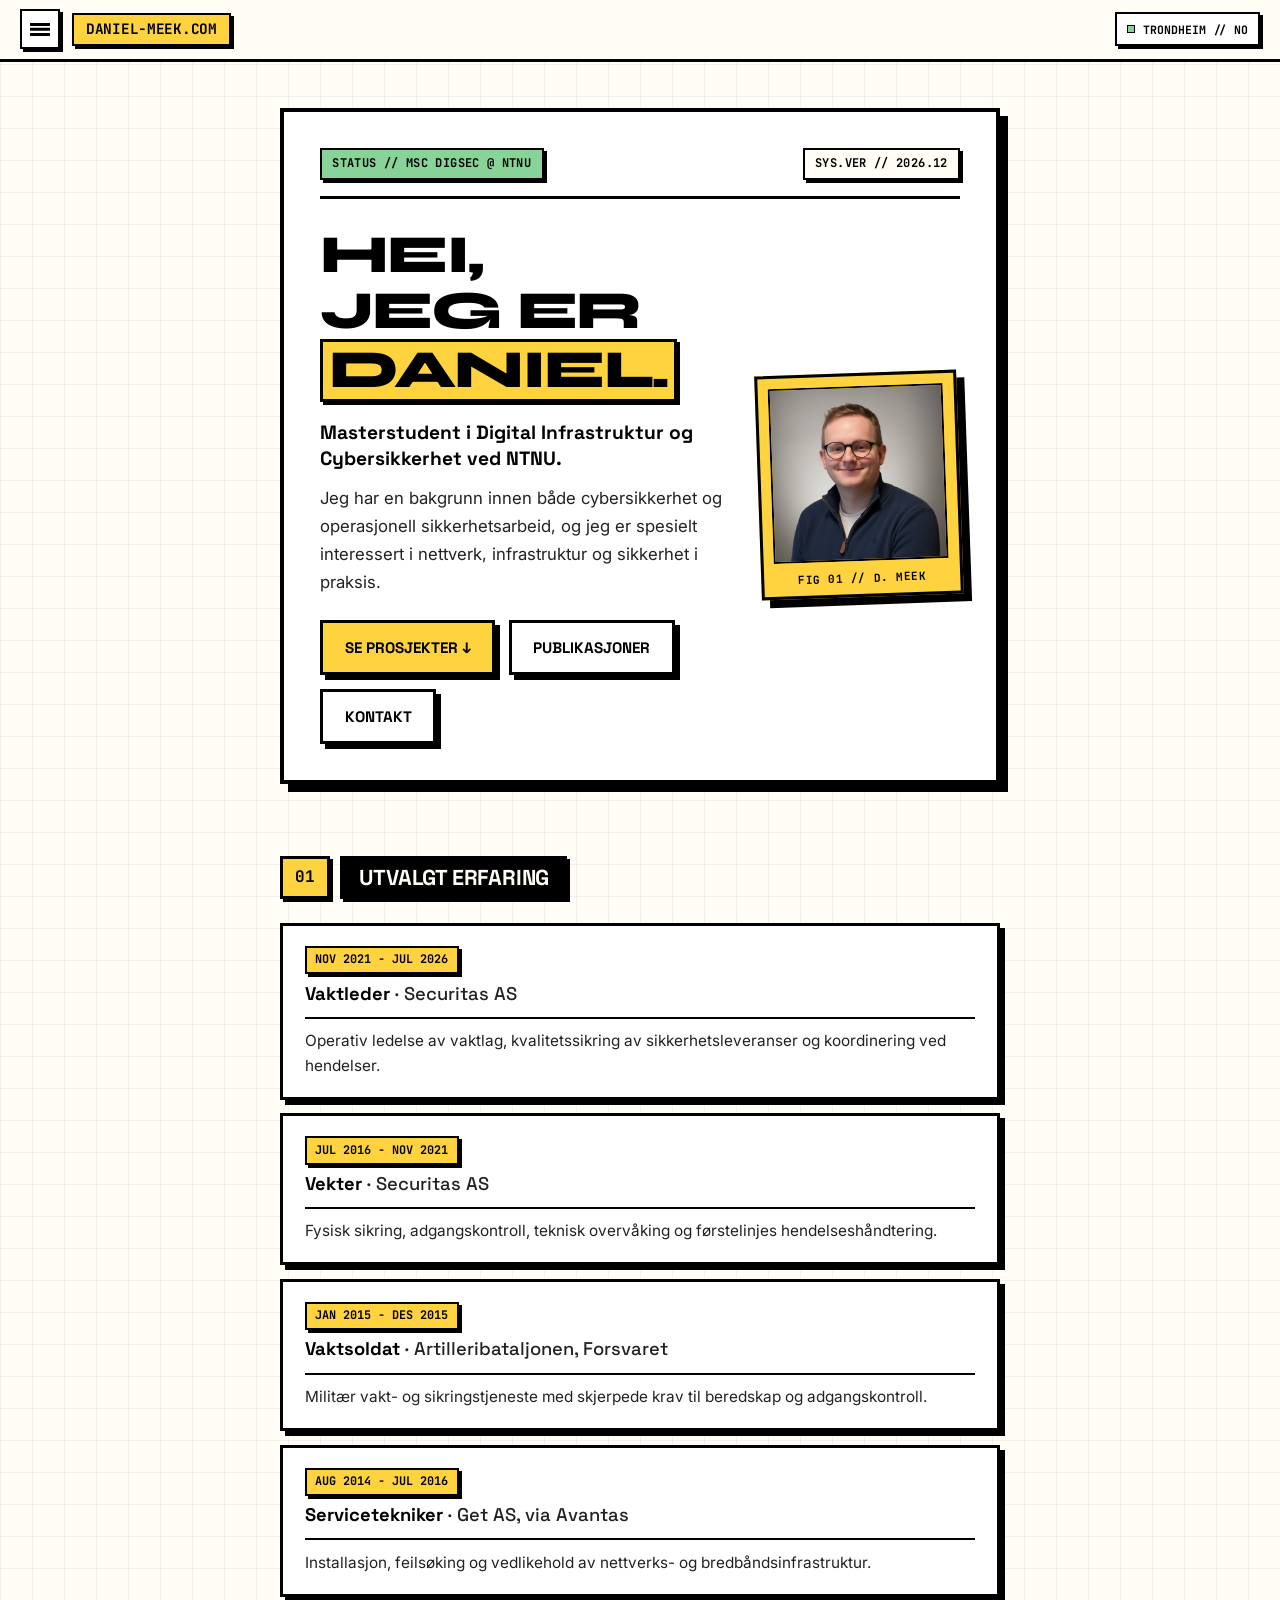
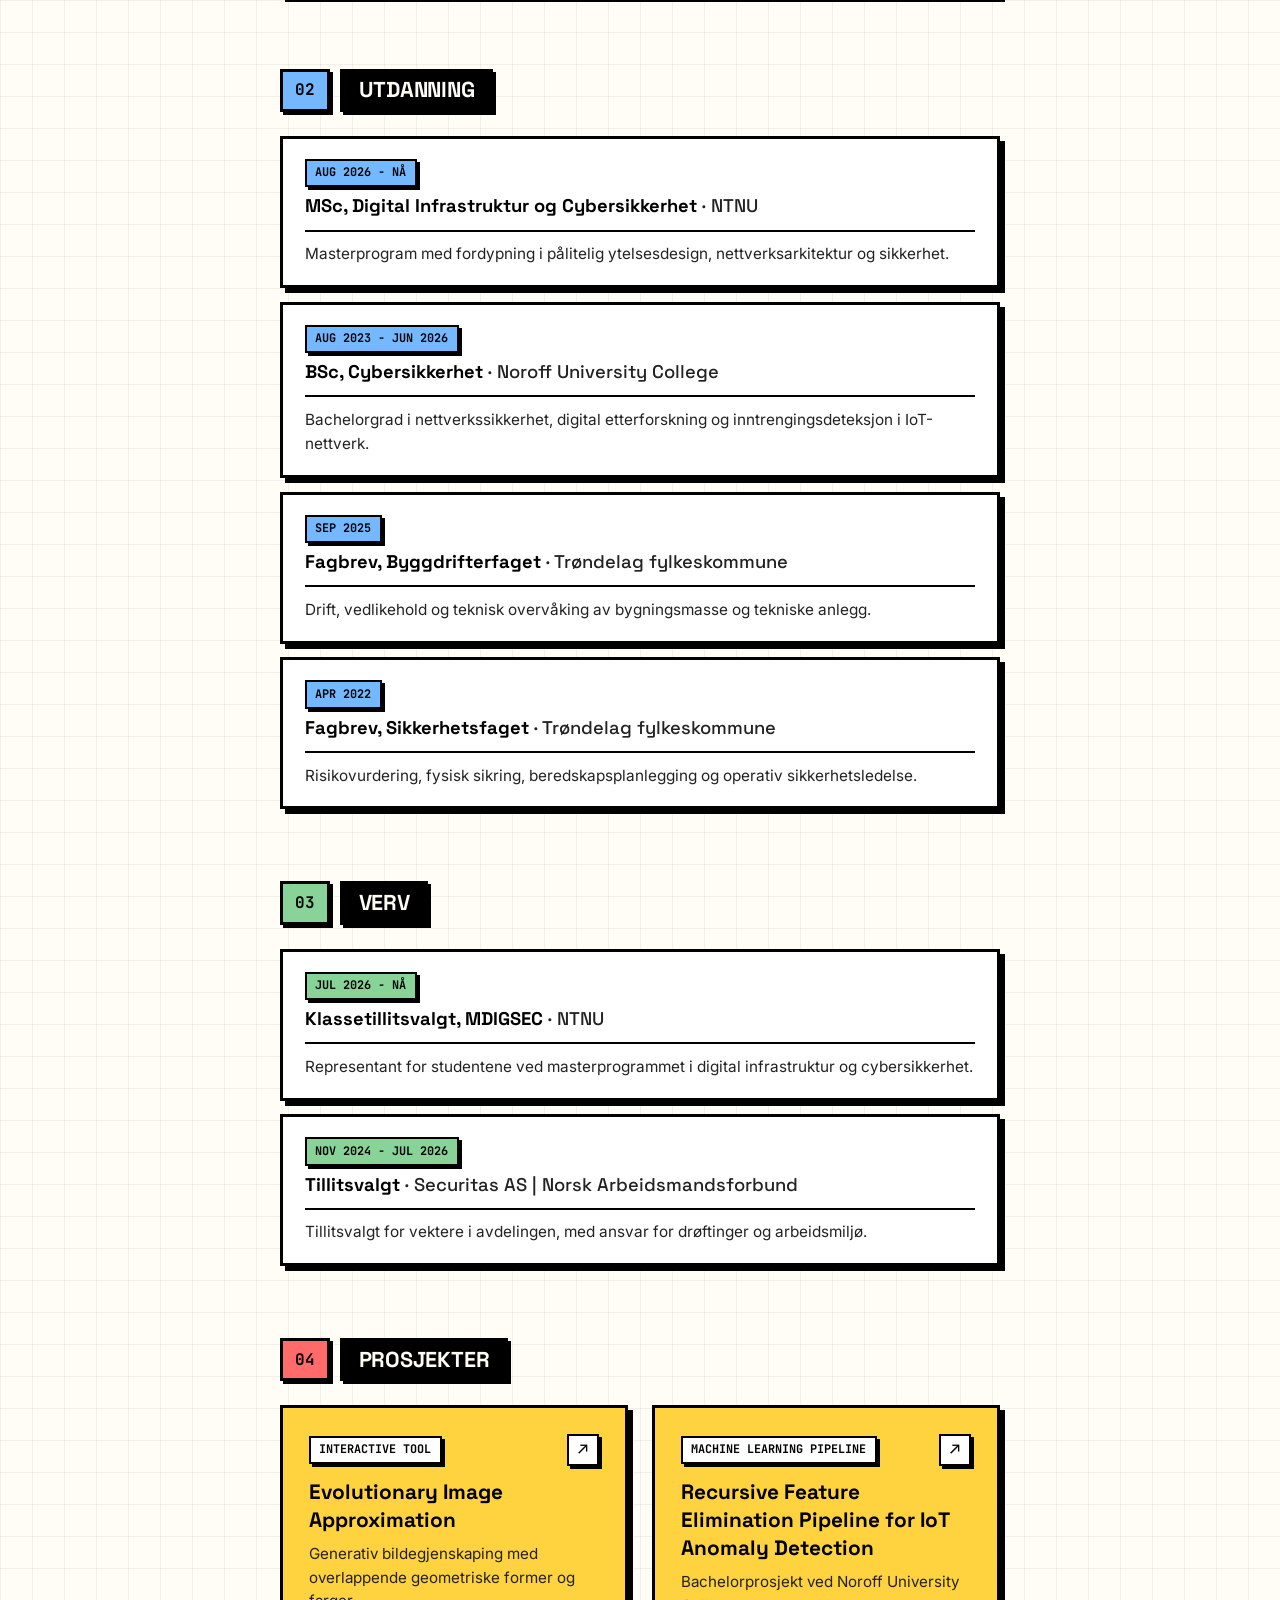
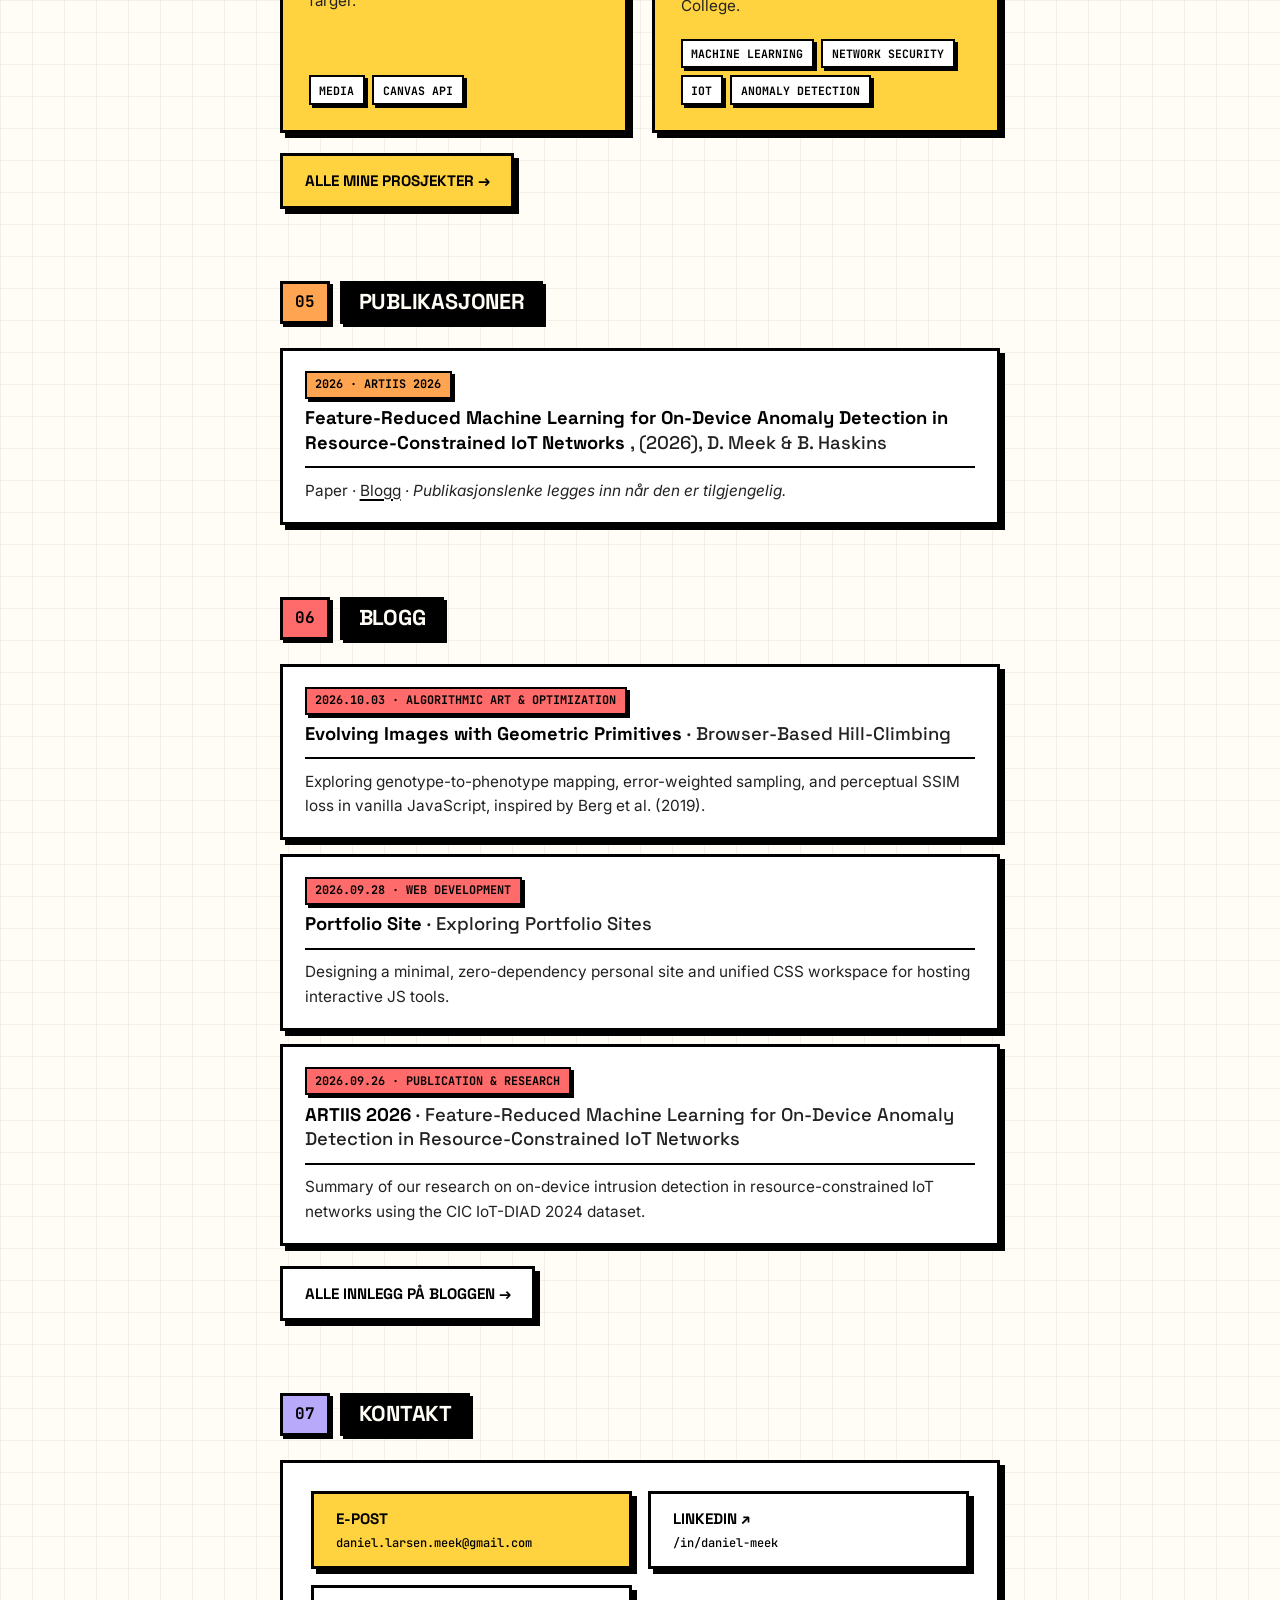
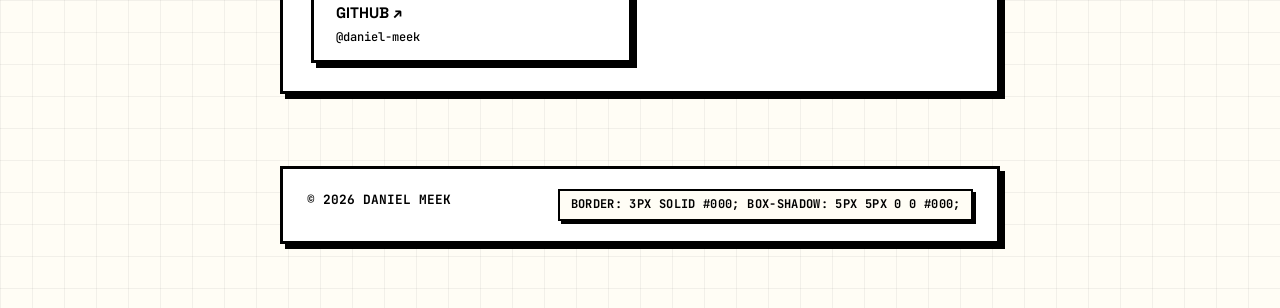
<file: index.html>
<!doctype html>
<html lang="no">
<head>
  <meta charset="utf-8">
  <meta name="viewport" content="width=device-width, initial-scale=1">
  <title>Daniel Meek</title>
  <meta name="theme-color" content="#FFD23F">
  
  <link rel="alternate" hreflang="no" href="https://daniel-meek.com/">
  <link rel="alternate" hreflang="en" href="https://daniel-meek.com/en/">
  
  <script>
    if (!matchMedia("(prefers-reduced-motion: reduce)").matches) {
      document.documentElement.classList.add("js");
    }
  </script>
  
  <link rel="icon" href="data:image/svg+xml,%3Csvg xmlns='http://www.w3.org/2000/svg' viewBox='0 0 64 64'%3E%3Crect width='60' height='60' x='2' y='2' fill='%23FFD23F' stroke='%23000' stroke-width='4'/%3E%3Ctext x='32' y='46' font-size='40' font-weight='800' text-anchor='middle' font-family='sans-serif' fill='%23000'%3ED%3C/text%3E%3C/svg%3E">
  <link rel="preconnect" href="https://fonts.googleapis.com">
  <link rel="preconnect" href="https://fonts.gstatic.com" crossorigin>
  <link href="https://fonts.googleapis.com/css2?family=Inter:wght@400;500;600&family=JetBrains+Mono:wght@500;700&family=Space+Grotesk:wght@500;700&family=Syne:wght@700;800&display=swap" rel="stylesheet">
  <link rel="stylesheet" href="style.css">
</head>
<body>

<header class="topbar">
  <div class="topbar-left">
    <button class="menu-toggle" type="button" aria-label="Åpne meny" aria-expanded="false" aria-controls="site-menu">
      <span></span>
      <span></span>
      <span></span>
    </button>
    <a href="/" class="site-name">daniel-meek.com</a>
  </div>

  <div class="topbar-right">
    <span class="status-pill"><span class="status-dot"></span> TRONDHEIM // NO</span>
  </div>

  <nav class="site-menu" id="site-menu" aria-label="Hovedmeny">
    <a href="/" aria-current="page">Hjem</a>
    <a href="blog.html">Blogg</a>
    <a href="projects.html">Prosjekter</a>
    <a href="https://github.com/daniel-meek">GitHub</a>
    <div class="menu-divider"></div>
    <span class="menu-label">Språk</span>
    <div class="menu-languages">
      <a href="index.html" aria-current="page" lang="no">NO</a>
      <a href="en/index.html" lang="en">EN</a>
    </div>
  </nav>
</header>

<main>

  <!-- ======================================
       00 // Introduction
       ====================================== -->
  <header class="intro">
    <div class="intro-top">
      <span class="badge badge-green">STATUS // MSc DIGSEC @ NTNU</span>
      <span class="badge badge-mono">SYS.VER // 2026.12</span>
    </div>

    <div class="intro-grid">
      <div class="intro-copy">
        <h1 data-no-split>Hei,<br> jeg er <span class="highlight">Daniel.</span></h1>
        <p class="lead">
          Masterstudent i Digital Infrastruktur og Cybersikkerhet ved NTNU.
        </p>
        <p>
          Jeg har en bakgrunn innen både cybersikkerhet og operasjonell sikkerhetsarbeid, og jeg er spesielt interessert i nettverk, infrastruktur og sikkerhet i praksis.
        </p>
        <div class="hero-actions">
          <a href="#projects" class="btn btn-primary">Se Prosjekter ↓</a>
          <a href="#publications" class="btn btn-secondary">Publikasjoner</a>
          <a href="#contact" class="btn btn-secondary">Kontakt</a>
        </div>
      </div>

      <div class="intro-portrait">
        <div class="portrait-frame">
          <img src="assets/daniel.jpg" alt="Portrett av Daniel Larsen Meek" width="180" height="180">
          <span class="portrait-caption">FIG 01 // D. MEEK</span>
        </div>
      </div>
    </div>
  </header>

  <!-- ======================================
       01 // Erfaring
       ====================================== -->
  <section id="experience">
    <div class="section-header">
      <span class="section-num">01</span>
      <h2>Utvalgt Erfaring</h2>
    </div>
    <ul>
      <li>
        <span class="when">Nov 2021 - Jul 2026</span>
        <h3>Vaktleder <span class="org">· Securitas AS</span></h3>
        <p>Operativ ledelse av vaktlag, kvalitetssikring av sikkerhetsleveranser og koordinering ved hendelser.</p>
      </li>
      <li>
        <span class="when">Jul 2016 - Nov 2021</span>
        <h3>Vekter <span class="org">· Securitas AS</span></h3>
        <p>Fysisk sikring, adgangskontroll, teknisk overvåking og førstelinjes hendelseshåndtering.</p>
      </li>
      <li>
        <span class="when">Jan 2015 - Des 2015</span>
        <h3>Vaktsoldat <span class="org">· Artilleribataljonen, Forsvaret</span></h3>
        <p>Militær vakt- og sikringstjeneste med skjerpede krav til beredskap og adgangskontroll.</p>
      </li>
      <li>
        <span class="when">Aug 2014 - Jul 2016</span>
        <h3>Servicetekniker <span class="org">· Get AS, via Avantas</span></h3>
        <p>Installasjon, feilsøking og vedlikehold av nettverks- og bredbåndsinfrastruktur.</p>
      </li>
    </ul>
  </section>

  <!-- ======================================
       02 // Utdanning
       ====================================== -->
  <section id="education">
    <div class="section-header">
      <span class="section-num">02</span>
      <h2>Utdanning</h2>
    </div>
    <ul>
      <li>
        <span class="when">Aug 2026 - Nå</span>
        <h3>MSc, Digital Infrastruktur og Cybersikkerhet <span class="org">· NTNU</span></h3>
        <p>Masterprogram med fordypning i pålitelig ytelsesdesign, nettverksarkitektur og sikkerhet.</p>
      </li>
      <li>
        <span class="when">Aug 2023 - Jun 2026</span>
        <h3>BSc, Cybersikkerhet <span class="org">· Noroff University College</span></h3>
        <p>Bachelorgrad i nettverkssikkerhet, digital etterforskning og inntrengingsdeteksjon i IoT-nettverk.</p>
      </li>
      <li>
        <span class="when">Sep 2025</span>
        <h3>Fagbrev, Byggdrifterfaget <span class="org">· Trøndelag fylkeskommune</span></h3>
        <p>Drift, vedlikehold og teknisk overvåking av bygningsmasse og tekniske anlegg.</p>
      </li>
      <li>
        <span class="when">Apr 2022</span>
        <h3>Fagbrev, Sikkerhetsfaget <span class="org">· Trøndelag fylkeskommune</span></h3>
        <p>Risikovurdering, fysisk sikring, beredskapsplanlegging og operativ sikkerhetsledelse.</p>
      </li>
      <!--
      <li>
        <span class="when">Aug 2011 - Jun 2014</span>
        <h3> Studiespesialisering, Realfag <span class="org">· Rissa VGS</span></h3>
        <p>Videregående utdanning med fordypning i teknologi og forsknigslære, matematikk, fysikk, og kjemi.</p>
      </li>
      -->
    </ul>
  </section>

  <!-- ======================================
       03 // Verv
       ====================================== -->
  <section id="positions" class="positions">
    <div class="section-header">
      <span class="section-num">03</span>
      <h2>Verv</h2>
    </div>
    <ul class="positions-list">
      <li>
        <span class="when">Jul 2026 - Nå</span>
        <h3>Klassetillitsvalgt, MDIGSEC <span class="org">· NTNU</span></h3>
        <p>Representant for studentene ved masterprogrammet i digital infrastruktur og cybersikkerhet.</p>
      </li>
      <li>
        <span class="when">Nov 2024 - Jul 2026</span>
        <h3>Tillitsvalgt <span class="org">· Securitas AS | Norsk Arbeidsmandsforbund</span></h3>
        <p>Tillitsvalgt for vektere i avdelingen, med ansvar for drøftinger og arbeidsmiljø.</p>
      </li>
    </ul>
  </section>

  <!-- ======================================
       04 // Prosjekter
       ====================================== -->
  <section id="projects">
    <div class="section-header">
      <span class="section-num">04</span>
      <h2>Prosjekter</h2>
    </div>

    <div class="projects-grid">
      <a href="projects/evolutionary-image-approximation.html" class="project-block">
        <div class="project-top">
          <span class="when">INTERACTIVE TOOL</span>
          <span class="project-arrow" aria-hidden="true">↗</span>
        </div>
        <h3>Evolutionary Image Approximation</h3>
        <p>Generativ bildegjenskaping med overlappende geometriske former og farger.</p>
        <div class="project-meta">
          <span class="tag">Media</span>
          <span class="tag">Canvas API</span>
        </div>
      </a>
      
      <a href="https://github.com/daniel-meek/UC3BCS20-Bachelor-Project" class="project-block">
        <div class="project-top">
          <span class="when">MACHINE LEARNING PIPELINE</span>
          <span class="project-arrow" aria-hidden="true">↗</span>
        </div>
        <h3>Recursive Feature Elimination Pipeline for IoT Anomaly Detection</h3>
        <p>Bachelorprosjekt ved Noroff University College.</p>
        <div class="project-meta">
          <span class="tag">Machine Learning</span>
          <span class="tag">Network Security</span>
          <span class="tag">IoT</span>
          <span class="tag">Anomaly Detection</span>
        </div>
      </a>
    </div>

    <div class="section-actions">
      <a href="projects.html" class="btn btn-primary">Alle mine prosjekter →</a>
    </div>
  </section>

  <!-- ======================================
       05 // Publikasjoner
       ====================================== -->
  <section id="publications" class="publications">
    <div class="section-header">
      <span class="section-num">05</span>
      <h2>Publikasjoner</h2>
    </div>
    <ul class="publications-list">
      <li>
        <span class="when">2026 · ARTIIS 2026</span>
        <h3>Feature-Reduced Machine Learning for On-Device Anomaly Detection in Resource-Constrained IoT Networks <span class="org">, (2026), D. Meek &amp; B. Haskins</span></h3>
        <p>Paper · <a href="blog/20260926-artiis-2026.html">Blogg</a> · <i>Publikasjonslenke legges inn når den er tilgjengelig.</i></p>
      </li>
    </ul>
  </section>

  <!-- ======================================
       06 // Blogg
       ====================================== -->
  <section id="blog" class="blog">
    <div class="section-header">
      <span class="section-num">06</span>
      <h2>Blogg</h2>
    </div>
    <ul class="blog-list">
      <li>
        <a href="blog/20261003-evolutionary-image-approximation.html" class="row-link">
          <span class="when">2026.10.03 · Algorithmic Art &amp; Optimization</span>
          <h3>Evolving Images with Geometric Primitives <span class="org">· Browser-Based Hill-Climbing</span></h3>
        </a>
        <p>Exploring genotype-to-phenotype mapping, error-weighted sampling, and perceptual SSIM loss in vanilla JavaScript, inspired by Berg et al. (2019).</p>
      </li>
      <li>
        <a href="blog/20260928-portfolio-site.html" class="row-link">
          <span class="when">2026.09.28 · Web Development</span>
          <h3>Portfolio Site <span class="org">· Exploring Portfolio Sites</span></h3>
        </a>
        <p>Designing a minimal, zero-dependency personal site and unified CSS workspace for hosting interactive JS tools.</p>
      </li>
      <li>
        <a href="blog/20260926-artiis-2026.html" class="row-link">
          <span class="when">2026.09.26 · Publication &amp; Research</span>
          <h3>ARTIIS 2026 <span class="org">· Feature-Reduced Machine Learning for On-Device Anomaly Detection in Resource-Constrained IoT Networks</span></h3>
        </a>
        <p>Summary of our research on on-device intrusion detection in resource-constrained IoT networks using the CIC IoT-DIAD 2024 dataset.</p>
      </li>
    </ul>
    <div class="section-actions">
      <a href="blog.html" class="btn btn-secondary">Alle innlegg på bloggen →</a>
    </div>
  </section>

  <!-- ======================================
       07 // Kontakt
       ====================================== -->
  <section id="contact" class="contact">
    <div class="section-header">
      <span class="section-num">07</span>
      <h2>Kontakt</h2>
    </div>
    <div class="contact-card">
      <!-- <p class="contact-lead">Tilgjengelig for faglige samtaler om nettverk, sikkerhet og forskningsprosjekter.</p> -->
      <div class="contact-actions">
        <a href="mailto:daniel.larsen.meek@gmail.com" class="btn btn-primary">
          <span class="btn-label">E-POST</span>
          <span class="btn-sub">daniel.larsen.meek@gmail.com</span>
        </a>
        <a href="https://www.linkedin.com/in/daniel-meek-066472229/" rel="me" class="btn btn-secondary">
          <span class="btn-label">LINKEDIN ↗</span>
          <span class="btn-sub">/in/daniel-meek</span>
        </a>
        <a href="https://github.com/daniel-meek" rel="me" class="btn btn-secondary">
          <span class="btn-label">GITHUB ↗</span>
          <span class="btn-sub">@daniel-meek</span>
        </a>
      </div>
    </div>
  </section>

  <!-- ======================================
       Footer
       ====================================== -->
  <footer>
    <div class="footer-left">© 2026 DANIEL MEEK</div>
    <div class="footer-left">
      <span class="badge badge-mono">border: 3px solid #000; box-shadow: 5px 5px 0 0 #000;
      </span>
    </div>
  </footer>

</main>

<script src="scripts.js"></script>
</body>
</html>
</file>
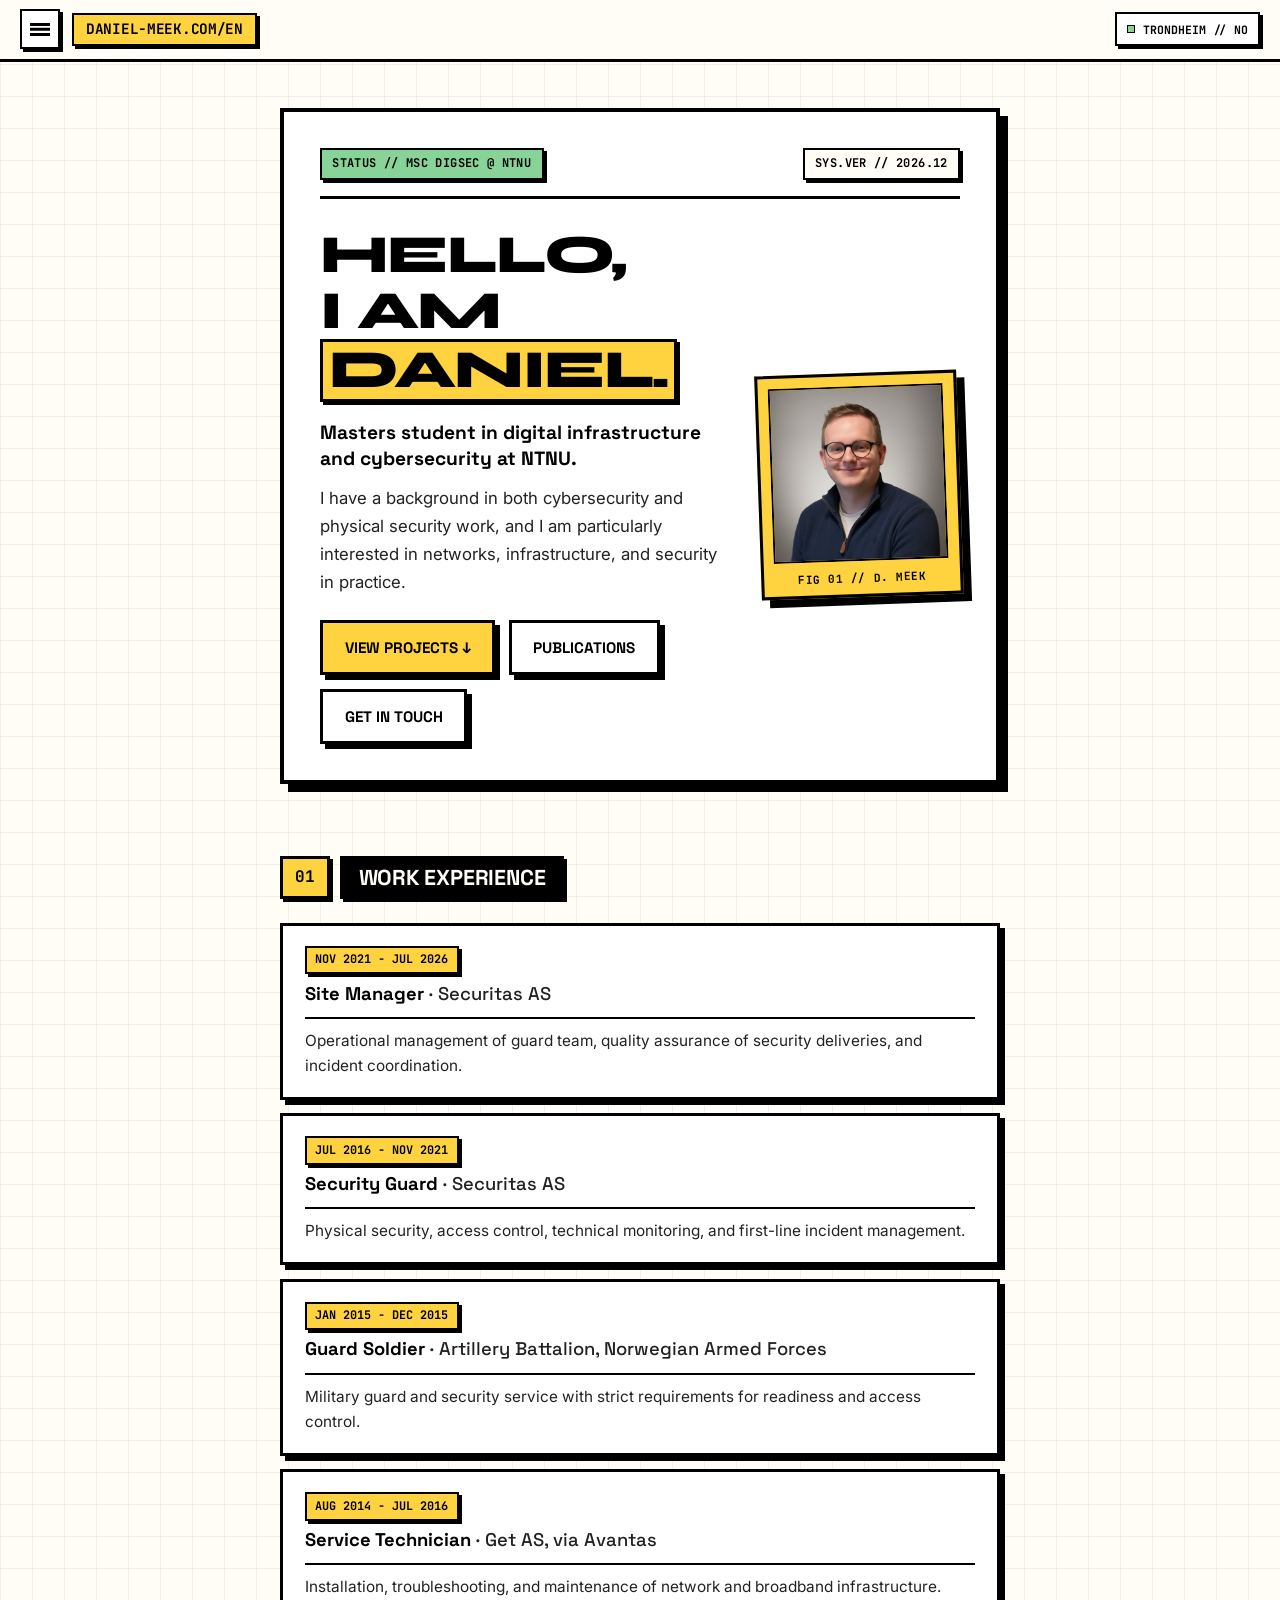
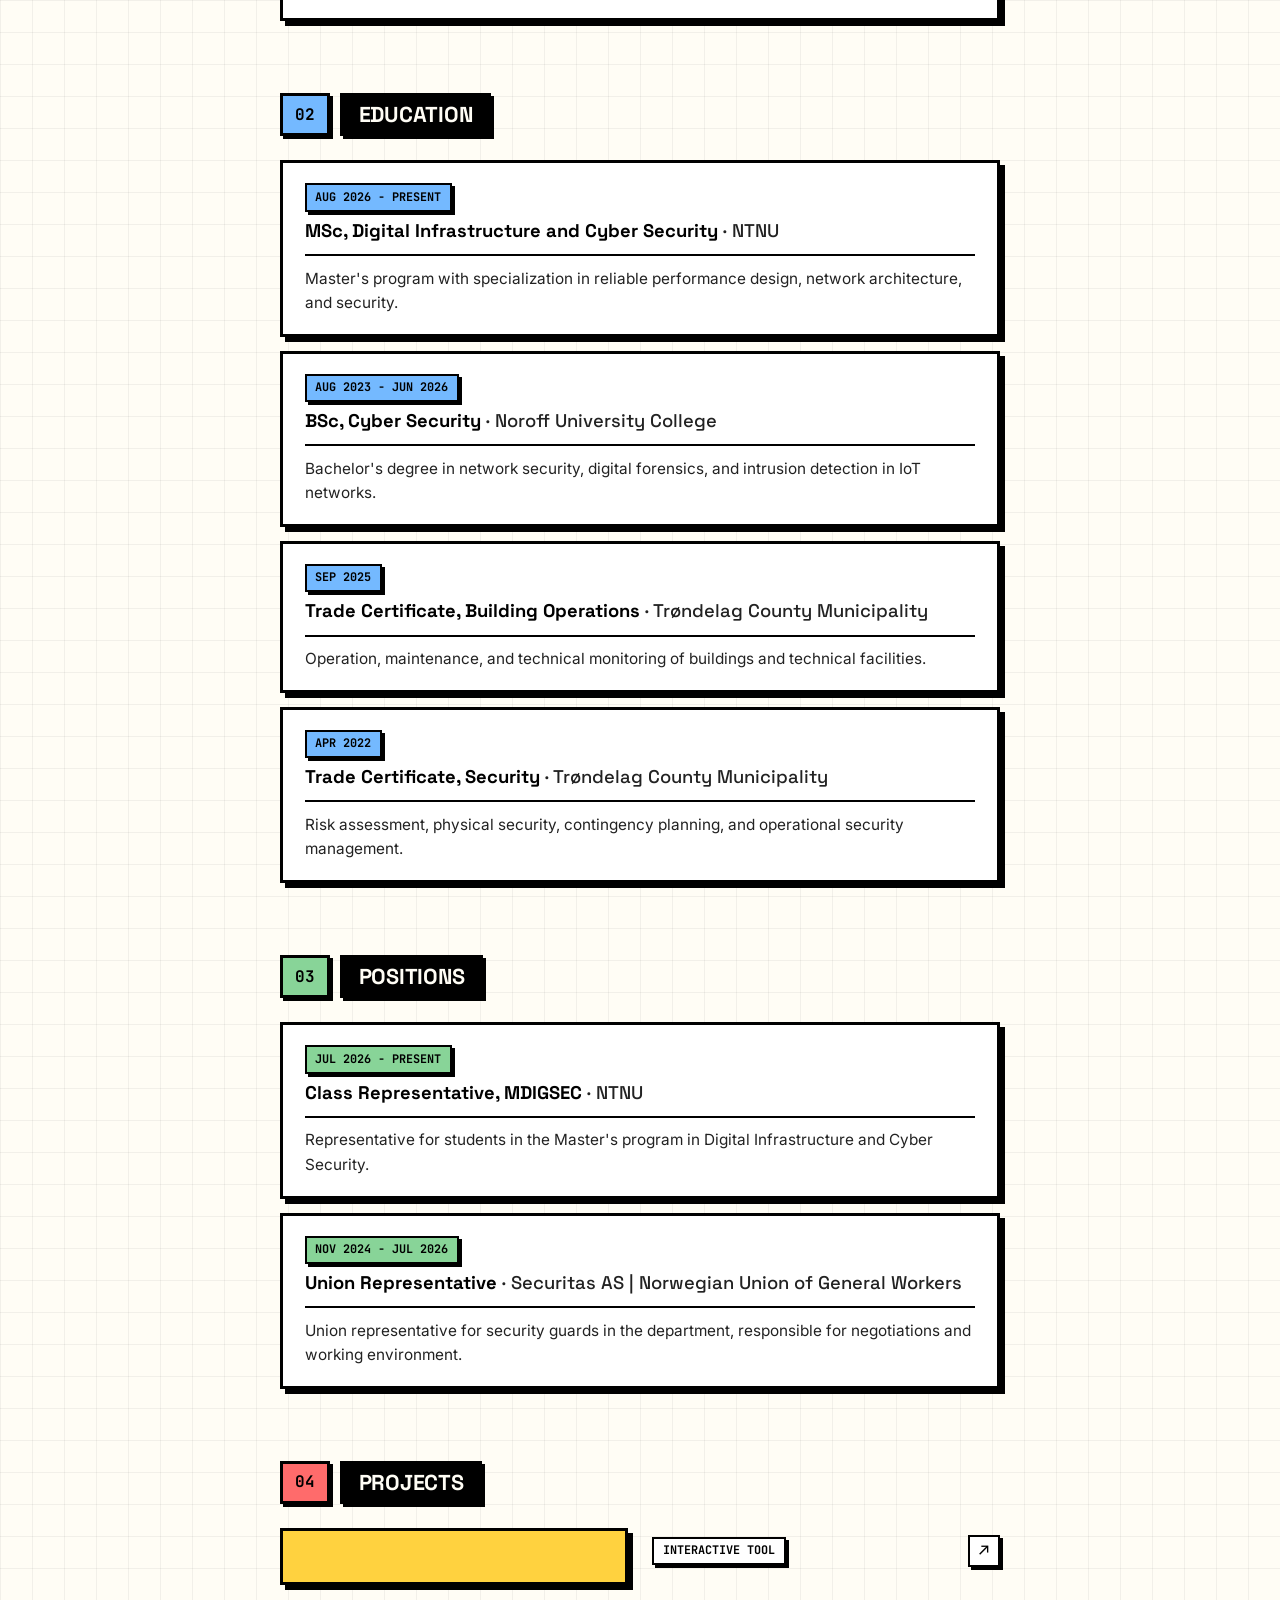
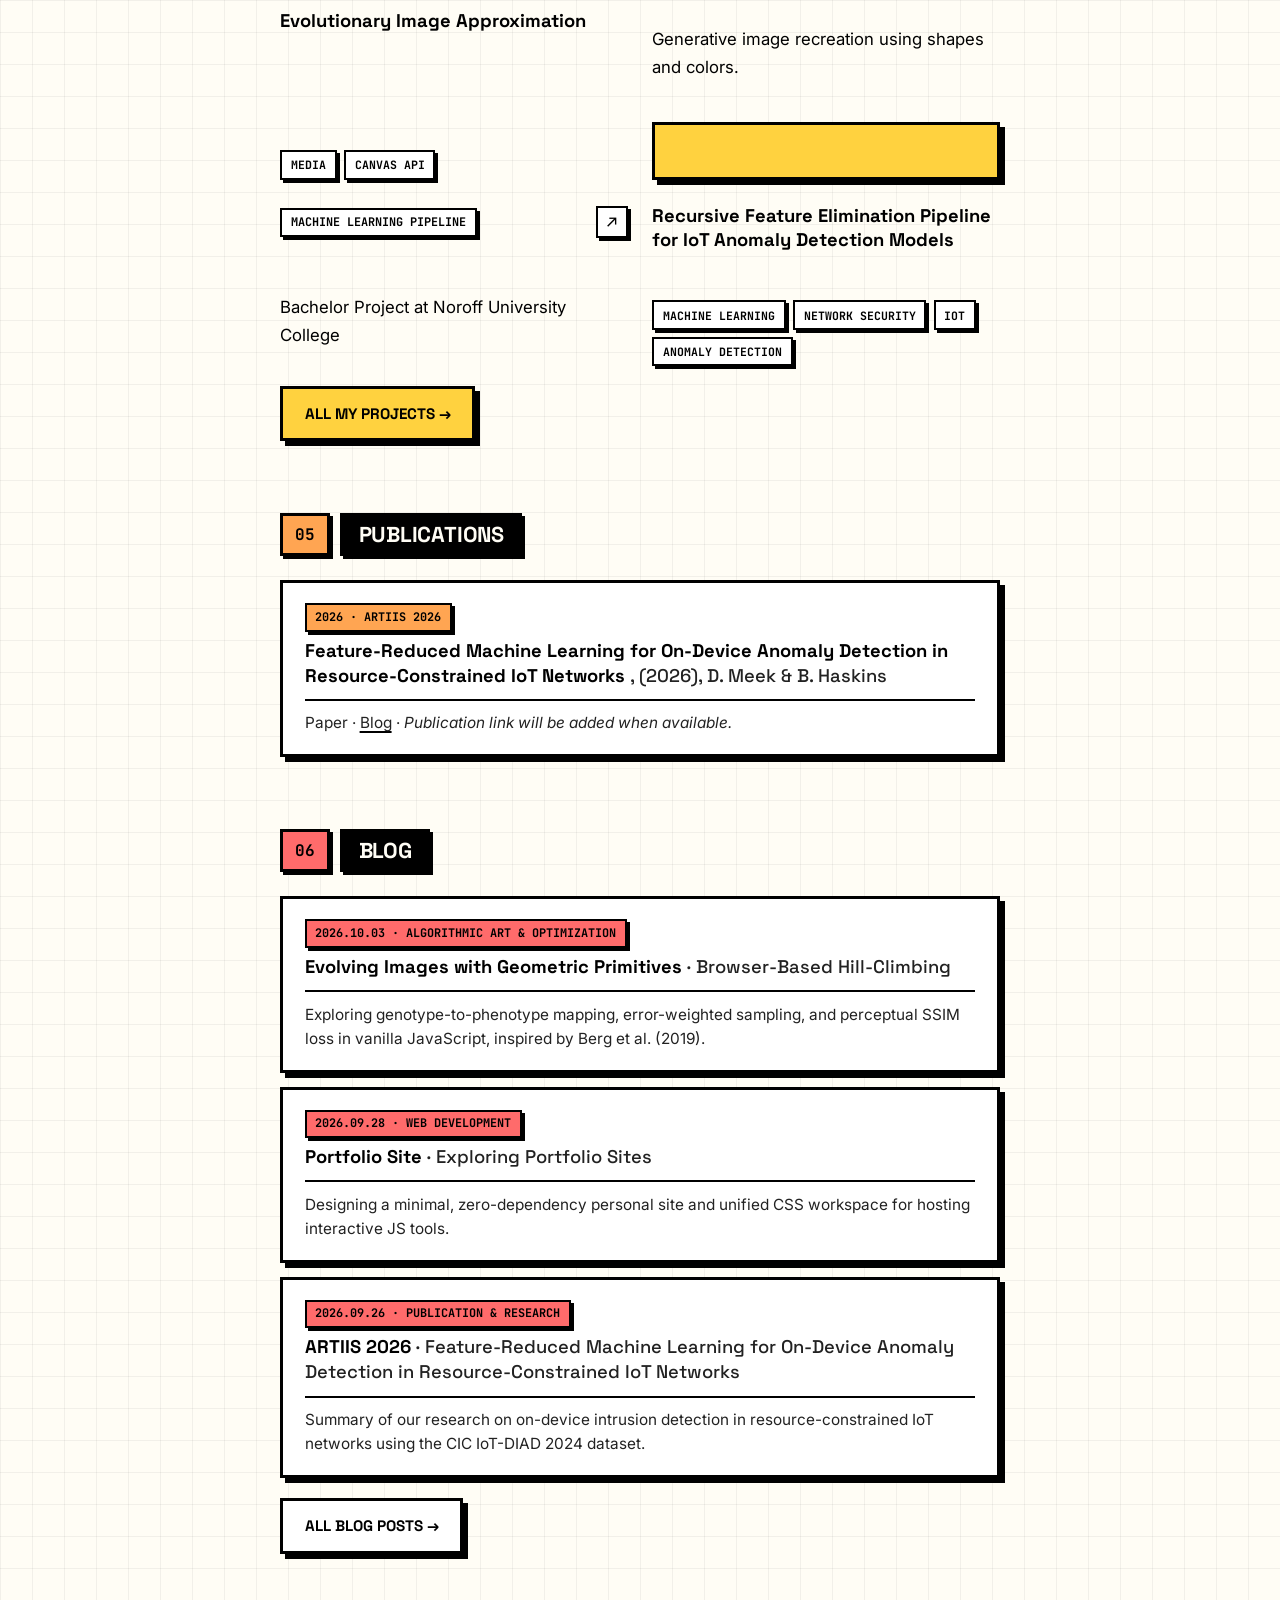
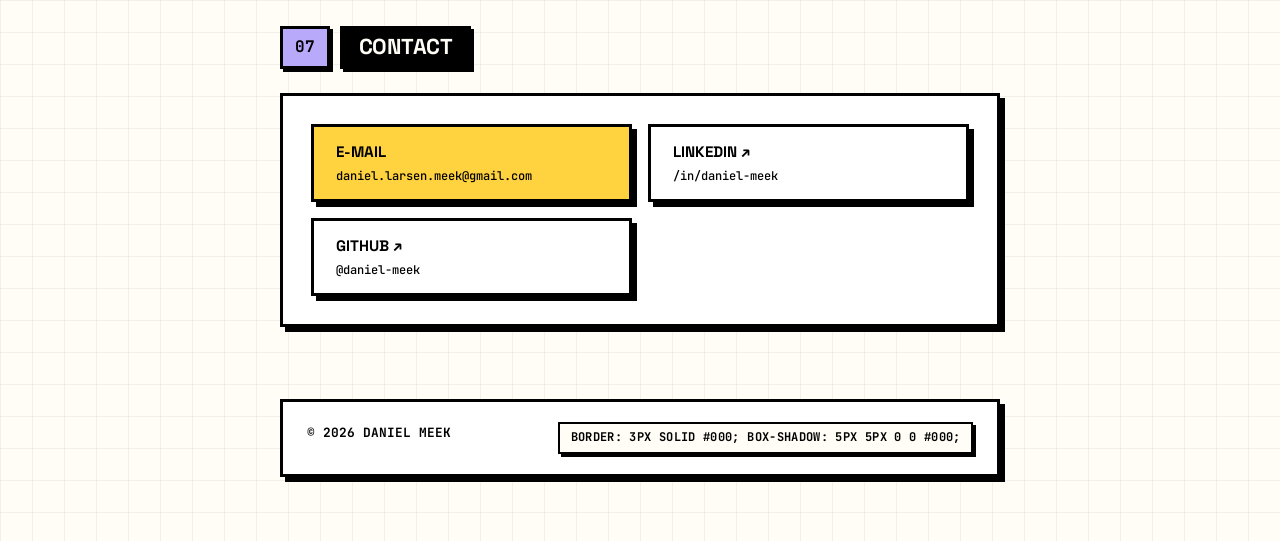
<file: en/index.html>
<!doctype html>
<html lang="en">
<head>
  <meta charset="utf-8">
  <meta name="viewport" content="width=device-width, initial-scale=1">
  <title>Daniel Meek</title>
  <meta name="theme-color" content="#FFD23F">
  
  <link rel="alternate" hreflang="no" href="https://daniel-meek.com/">
  <link rel="alternate" hreflang="en" href="https://daniel-meek.com/en/">
  
  <script>
    if (!matchMedia("(prefers-reduced-motion: reduce)").matches) {
      document.documentElement.classList.add("js");
    }
  </script>
  
  <link rel="icon" href="data:image/svg+xml,%3Csvg xmlns='http://www.w3.org/2000/svg' viewBox='0 0 64 64'%3E%3Crect width='60' height='60' x='2' y='2' fill='%23FFD23F' stroke='%23000' stroke-width='4'/%3E%3Ctext x='32' y='46' font-size='40' font-weight='800' text-anchor='middle' font-family='sans-serif' fill='%23000'%3ED%3C/text%3E%3C/svg%3E">
  <link rel="preconnect" href="https://fonts.googleapis.com">
  <link rel="preconnect" href="https://fonts.gstatic.com" crossorigin>
  <link href="https://fonts.googleapis.com/css2?family=Inter:wght@400;500;600&family=JetBrains+Mono:wght@500;700&family=Space+Grotesk:wght@500;700&family=Syne:wght@700;800&display=swap" rel="stylesheet">
  <link rel="stylesheet" href="../style.css">
</head>
<body>

<header class="topbar">
  <div class="topbar-left">
    <button class="menu-toggle" type="button" aria-label="Open menu" aria-expanded="false" aria-controls="site-menu">
      <span></span>
      <span></span>
      <span></span>
    </button>
    <a href="../en/index.html" class="site-name">daniel-meek.com/en</a>
  </div>

  <div class="topbar-right">
    <span class="status-pill"><span class="status-dot"></span> TRONDHEIM // NO</span>
  </div>

  <nav class="site-menu" id="site-menu" aria-label="Main menu">
    <a href="../en/index.html" aria-current="page">Home</a>
    <a href="../blog.html">Blog</a>
    <a href="../projects.html">Projects</a>
    <a href="https://github.com/daniel-meek">GitHub</a>
    <div class="menu-divider"></div>
    <span class="menu-label">Language</span>
    <div class="menu-languages">
      <a href="../index.html" lang="no">NO</a>
      <a href="../en/index.html" aria-current="page" lang="en">EN</a>
    </div>
  </nav>
</header>

<main>

  <!-- ======================================
       00 // Introduction
       ====================================== -->
  <header class="intro">
    <div class="intro-top">
      <span class="badge badge-green">STATUS // MSc DIGSEC @ NTNU</span>
      <span class="badge badge-mono">SYS.VER // 2026.12</span>
    </div>

    <div class="intro-grid">
      <div class="intro-copy">
        <h1 data-no-split>Hello,<br> I am <span class="highlight">Daniel.</span></h1>
        <p class="lead">
          Masters student in digital infrastructure and cybersecurity at NTNU.
        </p>
        <p>
          I have a background in both cybersecurity and physical security work, and I am particularly interested in networks, infrastructure, and security in practice.
        </p>
        <div class="hero-actions">
          <a href="#projects" class="btn btn-primary">View Projects ↓</a>
          <a href="#publications" class="btn btn-secondary">Publications</a>
          <a href="#contact" class="btn btn-secondary">Get in Touch</a>
        </div>
      </div>

      <div class="intro-portrait">
        <div class="portrait-frame">
          <img src="../assets/daniel.jpg" alt="Portrait of Daniel Larsen Meek" width="180" height="180">
          <span class="portrait-caption">FIG 01 // D. MEEK</span>
        </div>
      </div>
    </div>
  </header>

  <!-- ======================================
       01 // Experience
       ====================================== -->
  <section id="experience">
    <div class="section-header">
      <span class="section-num">01</span>
      <h2>Work Experience</h2>
    </div>
    <ul>
      <li>
        <span class="when">Nov 2021 - Jul 2026</span>
        <h3>Site Manager <span class="org">· Securitas AS</span></h3>
        <p>Operational management of guard team, quality assurance of security deliveries, and incident coordination.</p>
      </li>
      <li>
        <span class="when">Jul 2016 - Nov 2021</span>
        <h3>Security Guard <span class="org">· Securitas AS</span></h3>
        <p>Physical security, access control, technical monitoring, and first-line incident management.</p>
      </li>
      <li>
        <span class="when">Jan 2015 - Dec 2015</span>
        <h3>Guard Soldier <span class="org">· Artillery Battalion, Norwegian Armed Forces</span></h3>
        <p>Military guard and security service with strict requirements for readiness and access control.</p>
      </li>
      <li>
        <span class="when">Aug 2014 - Jul 2016</span>
        <h3>Service Technician <span class="org">· Get AS, via Avantas</span></h3>
        <p>Installation, troubleshooting, and maintenance of network and broadband infrastructure.</p>
      </li>
    </ul>
  </section>

  <!-- ======================================
       02 // Education
       ====================================== -->
  <section id="education">
    <div class="section-header">
      <span class="section-num">02</span>
      <h2>Education</h2>
    </div>
    <ul>
      <li>
        <span class="when">Aug 2026 - Present</span>
        <h3>MSc, Digital Infrastructure and Cyber Security <span class="org">· NTNU</span></h3>
        <p>Master's program with specialization in reliable performance design, network architecture, and security.</p>
      </li>
      <li>
        <span class="when">Aug 2023 - Jun 2026</span>
        <h3>BSc, Cyber Security <span class="org">· Noroff University College</span></h3>
        <p>Bachelor's degree in network security, digital forensics, and intrusion detection in IoT networks.</p>
      </li>
      <li>
        <span class="when">Sep 2025</span>
        <h3>Trade Certificate, Building Operations <span class="org">· Trøndelag County Municipality</span></h3>
        <p>Operation, maintenance, and technical monitoring of buildings and technical facilities.</p>
      </li>
      <li>
        <span class="when">Apr 2022</span>
        <h3>Trade Certificate, Security <span class="org">· Trøndelag County Municipality</span></h3>
        <p>Risk assessment, physical security, contingency planning, and operational security management.</p>
      </li>
      <!--
      <li>
        <span class="when">Aug 2011 - Jun 2014</span>
        <h3> General Studies, Natural Sciences <span class="org">· Rissa VGS</span></h3>
        <p>Upper secondary education with specialization in technology and research, mathematics, physics, and chemistry.</p>
      </li>
      -->
    </ul>
  </section>

  <!-- ======================================
       03 // Positions
       ====================================== -->
  <section id="positions" class="positions">
    <div class="section-header">
      <span class="section-num">03</span>
      <h2>Positions</h2>
    </div>
    <ul class="positions-list">
      <li>
        <span class="when">Jul 2026 - Present</span>
        <h3>Class Representative, MDIGSEC <span class="org">· NTNU</span></h3>
        <p>Representative for students in the Master's program in Digital Infrastructure and Cyber Security.</p>
      </li>
      <li>
        <span class="when">Nov 2024 - Jul 2026</span>
        <h3>Union Representative <span class="org">· Securitas AS | Norwegian Union of General Workers</span></h3>
        <p>Union representative for security guards in the department, responsible for negotiations and working environment.</p>
      </li>
    </ul>
  </section>

  <!-- ======================================
       04 // Projects
       ====================================== -->
  <section id="projects">
    <div class="section-header">
      <span class="section-num">04</span>
      <h2>Projects</h2>
    </div>
    <div class="projects-grid">
      <a href="../projects/evolutionary-image-approximation.html" class="project-block"></a>
        <div class="project-top">
          <span class="when">INTERACTIVE TOOL</span>
          <span class="project-arrow" aria-hidden="true">↗</span>
        </div>
        <h3>Evolutionary Image Approximation</h3>
        <p>Generative image recreation using shapes and colors.</p>
        <div class="project-meta">
          <span class="tag">Media</span>
          <span class="tag">Canvas API</span>
        </div>
      </a>
      
      <a href="https://github.com/daniel-meek/UC3BCS20-Bachelor-Project" class="project-block"></a>
        <div class="project-top">
          <span class="when">Machine Learning Pipeline</span>
          <span class="project-arrow" aria-hidden="true">↗</span>
        </div>
        <h3>Recursive Feature Elimination Pipeline for IoT Anomaly Detection Models</h3>
        <p>Bachelor Project at Noroff University College</p>
        <div class="project-meta">
          <span class="tag">Machine Learning</span>
          <span class="tag">Network Security</span>
          <span class="tag">IoT</span>
          <span class="tag">Anomaly Detection</span>
        </div>
      </a>

    </div>
    <div class="section-actions">
      <a href="../projects.html" class="btn btn-primary">All my projects →</a>
    </div>
  </section>

  <!-- ======================================
       05 // Publications
       ====================================== -->
  <section id="publications" class="publications">
    <div class="section-header">
      <span class="section-num">05</span>
      <h2>Publications</h2>
    </div>
    <ul class="publications-list">
      <li>
        <span class="when">2026 · ARTIIS 2026</span>
        <h3>Feature-Reduced Machine Learning for On-Device Anomaly Detection in Resource-Constrained IoT Networks <span class="org">, (2026), D. Meek &amp; B. Haskins</span></h3>
        <p>Paper · <a href="../blog/20260926-artiis-2026.html">Blog</a> · <i>Publication link will be added when available.</i></p>
      </li>
    </ul>
  </section>

  <!-- ======================================
       06 // Blog
       ====================================== -->
  <section id="blog" class="blog">
    <div class="section-header">
      <span class="section-num">06</span>
      <h2>Blog</h2>
    </div>
    <ul class="blog-list">
      <li>
        <a href="../blog/20261003-evolutionary-image-approximation.html" class="row-link">
          <span class="when">2026.10.03 · Algorithmic Art &amp; Optimization</span>
          <h3>Evolving Images with Geometric Primitives <span class="org">· Browser-Based Hill-Climbing</span></h3>
        </a>
        <p>Exploring genotype-to-phenotype mapping, error-weighted sampling, and perceptual SSIM loss in vanilla JavaScript, inspired by Berg et al. (2019).</p>
      </li>
      
      <li>
        <a href="../blog/20260928-portfolio-site.html" class="row-link"></a>
          <span class="when">2026.09.28 · Web Development</span>
          <h3>Portfolio Site <span class="org">· Exploring Portfolio Sites</span></h3>
        </a>
        <p>Designing a minimal, zero-dependency personal site and unified CSS workspace for hosting interactive JS tools.</p>
      </li>
      
      <li>
        <a href="../blog/20260926-artiis-2026.html" class="row-link"></a>
          <span class="when">2026.09.26 · Publication &amp; Research</span>
          <h3>ARTIIS 2026 <span class="org">· Feature-Reduced Machine Learning for On-Device Anomaly Detection in Resource-Constrained IoT Networks</span></h3>
        </a>
        <p>Summary of our research on on-device intrusion detection in resource-constrained IoT networks using the CIC IoT-DIAD 2024 dataset.</p>
      </li>
    
    </ul>
    <div class="section-actions">
      <a href="../blog.html" class="btn btn-secondary">All blog posts →</a>
    </div>
  </section>

  <!-- ======================================
       07 // Contact
       ====================================== -->
  <section id="contact" class="contact">
    <div class="section-header">
      <span class="section-num">07</span>
      <h2>Contact</h2>
    </div>
    <div class="contact-card">
      <!-- <p class="contact-lead">Available for professional discussions about networks, security, and research projects.</p> -->
      <div class="contact-actions">
        <a href="mailto:daniel.larsen.meek@gmail.com" class="btn btn-primary">
          <span class="btn-label">E-MAIL</span>
          <span class="btn-sub">daniel.larsen.meek@gmail.com</span>
        </a>
        <a href="https://www.linkedin.com/in/daniel-meek-066472229/" rel="me" class="btn btn-secondary">
          <span class="btn-label">LINKEDIN ↗</span>
          <span class="btn-sub">/in/daniel-meek</span>
        </a>
        <a href="https://github.com/daniel-meek" rel="me" class="btn btn-secondary">
          <span class="btn-label">GITHUB ↗</span>
          <span class="btn-sub">@daniel-meek</span>
        </a>
      </div>
    </div>
  </section>
  
  <!-- ======================================
       Footer
       ====================================== -->
  <footer>
    <div class="footer-left">© 2026 DANIEL MEEK</div>
    <div class="footer-left">
      <span class="badge badge-mono">border: 3px solid #000; box-shadow: 5px 5px 0 0 #000;
      </span>
    </div>
  </footer>

</main>

<script src="../scripts.js"></script>

</body>
</html>
</file>
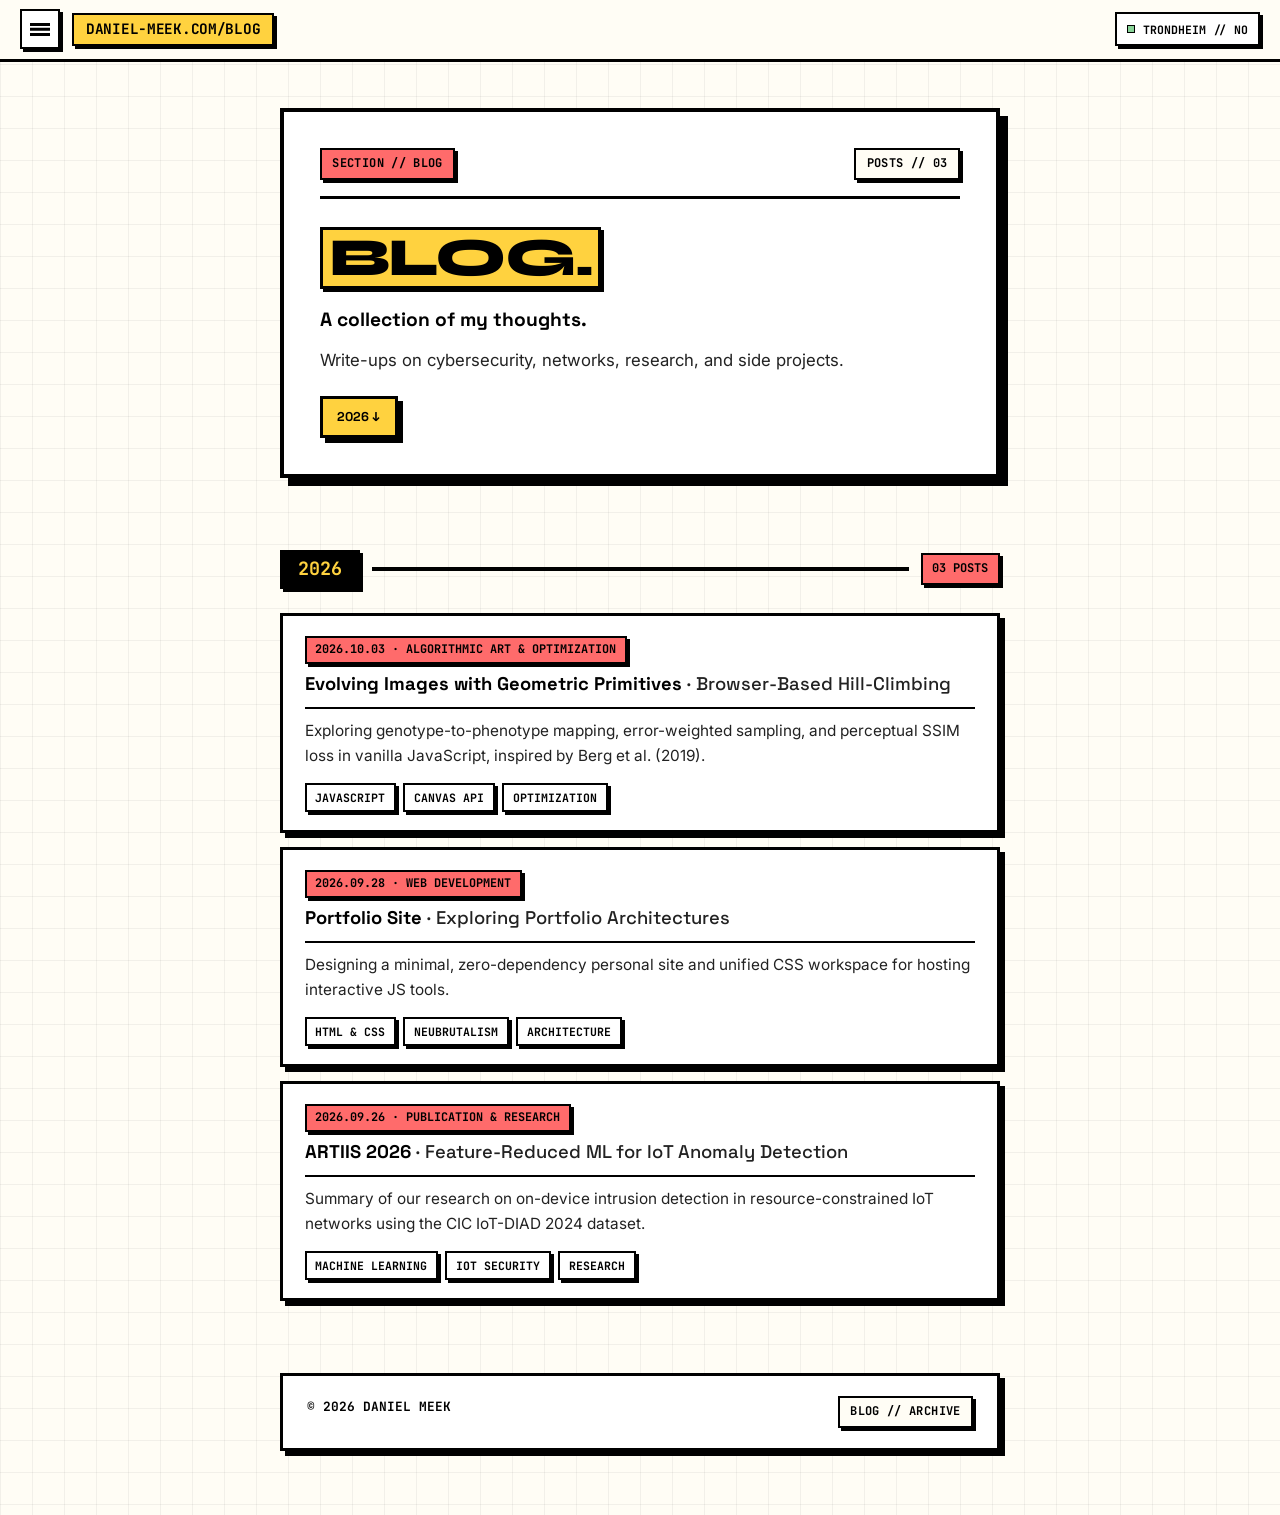
<file: blog.html>
<!doctype html>
<html lang="en">
<head>
  <meta charset="utf-8">
  <meta name="viewport" content="width=device-width, initial-scale=1">
  <title>Blog · Daniel Meek</title>
  <meta name="theme-color" content="#FFD23F">

  <script>
    if (!matchMedia("(prefers-reduced-motion: reduce)").matches) {
      document.documentElement.classList.add("js");
    }
  </script>

  <link rel="icon" href="data:image/svg+xml,%3Csvg xmlns='http://www.w3.org/2000/svg' viewBox='0 0 64 64'%3E%3Crect width='60' height='60' x='2' y='2' fill='%23FFD23F' stroke='%23000' stroke-width='4'/%3E%3Ctext x='32' y='46' font-size='40' font-weight='800' text-anchor='middle' font-family='sans-serif' fill='%23000'%3ED%3C/text%3E%3C/svg%3E">
  <link rel="preconnect" href="https://fonts.googleapis.com">
  <link rel="preconnect" href="https://fonts.gstatic.com" crossorigin>
  <link href="https://fonts.googleapis.com/css2?family=Inter:wght@400;500;600&family=JetBrains+Mono:wght@500;700&family=Space+Grotesk:wght@500;700&family=Syne:wght@700;800&display=swap" rel="stylesheet">
  <link rel="stylesheet" href="style.css">
</head>
<body>

  <header class="topbar">
    <div class="topbar-left">
      <button class="menu-toggle" type="button" aria-label="Open menu" aria-expanded="false" aria-controls="site-menu">
        <span></span>
        <span></span>
        <span></span>
      </button>
      <a href="/" class="site-name">daniel-meek.com/blog</a>
    </div>

    <div class="topbar-right">
      <span class="status-pill"><span class="status-dot"></span> TRONDHEIM // NO</span>
    </div>

    <nav class="site-menu" id="site-menu" aria-label="Main menu">
      <a href="/">Home</a>
      <a href="blog.html" aria-current="page">Blog</a>
      <a href="projects.html">Projects</a>
      <a href="https://github.com/daniel-meek">GitHub</a>
      <div class="menu-divider"></div>
      <span class="menu-label">Language</span>
      <div class="menu-languages">
        <a href="index.html" lang="no">NO</a>
        <a href="en/index.html" aria-current="page" lang="en">EN</a>
      </div>
    </nav>
  </header>

  <main>
    <header class="intro">
      <div class="intro-top">
        <span class="badge badge-pink">SECTION // BLOG</span>
        <span class="badge badge-mono">POSTS // 03</span>
      </div>

      <h1 data-no-split><span class="highlight">Blog.</span></h1>
      <p class="lead">
        A collection of my thoughts.
      </p>
      <p>
        Write-ups on cybersecurity, networks, research, and side projects.
      </p>

      <div class="blog-hero-meta">
        <a href="#y-2026" class="btn btn-primary">2026 ↓</a>
        <!-- Add future years here as you publish -->
        <!-- <a href="#y-2025" class="btn btn-secondary">2025 ↓</a> -->
      </div>
    </header>

    <section id="y-2026">
      <div class="year-divider">
        <h2 class="year-stamp">2026</h2>
        <span class="year-rule" aria-hidden="true"></span>
        <span class="year-count">03 POSTS</span>
      </div>

      <ul class="blog-list">
        <li>
          <a href="blog/20261003-evolutionary-image-approximation.html" class="blog-card-link">
            <span class="when">2026.10.03 · Algorithmic Art &amp; Optimization</span>
            <h3>Evolving Images with Geometric Primitives <span class="org">· Browser-Based Hill-Climbing</span></h3>
            <p>Exploring genotype-to-phenotype mapping, error-weighted sampling, and perceptual SSIM loss in vanilla JavaScript, inspired by Berg et al. (2019).</p>
            <div class="blog-tags">
              <span class="tag">JavaScript</span>
              <span class="tag">Canvas API</span>
              <span class="tag">Optimization</span>
            </div>
          </a>
        </li>

        <li>
          <a href="blog/20260928-portfolio-site.html" class="blog-card-link">
            <span class="when">2026.09.28 · Web Development</span>
            <h3>Portfolio Site <span class="org">· Exploring Portfolio Architectures</span></h3>
            <p>Designing a minimal, zero-dependency personal site and unified CSS workspace for hosting interactive JS tools.</p>
            <div class="blog-tags">
              <span class="tag">HTML &amp; CSS</span>
              <span class="tag">Neubrutalism</span>
              <span class="tag">Architecture</span>
            </div>
          </a>
        </li>

        <li>
          <a href="blog/20260926-artiis-2026.html" class="blog-card-link">
            <span class="when">2026.09.26 · Publication &amp; Research</span>
            <h3>ARTIIS 2026 <span class="org">· Feature-Reduced ML for IoT Anomaly Detection</span></h3>
            <p>Summary of our research on on-device intrusion detection in resource-constrained IoT networks using the CIC IoT-DIAD 2024 dataset.</p>
            <div class="blog-tags">
              <span class="tag">Machine Learning</span>
              <span class="tag">IoT Security</span>
              <span class="tag">Research</span>
            </div>
          </a>
        </li>
      </ul>
    </section>

    <footer>
      <div class="footer-left">© 2026 DANIEL MEEK</div>
      <div class="footer-left">
        <span class="badge badge-mono">BLOG // ARCHIVE</span>
      </div>
    </footer>
  </main>

  <script src="scripts.js"></script>
</body>
</html>
</file>
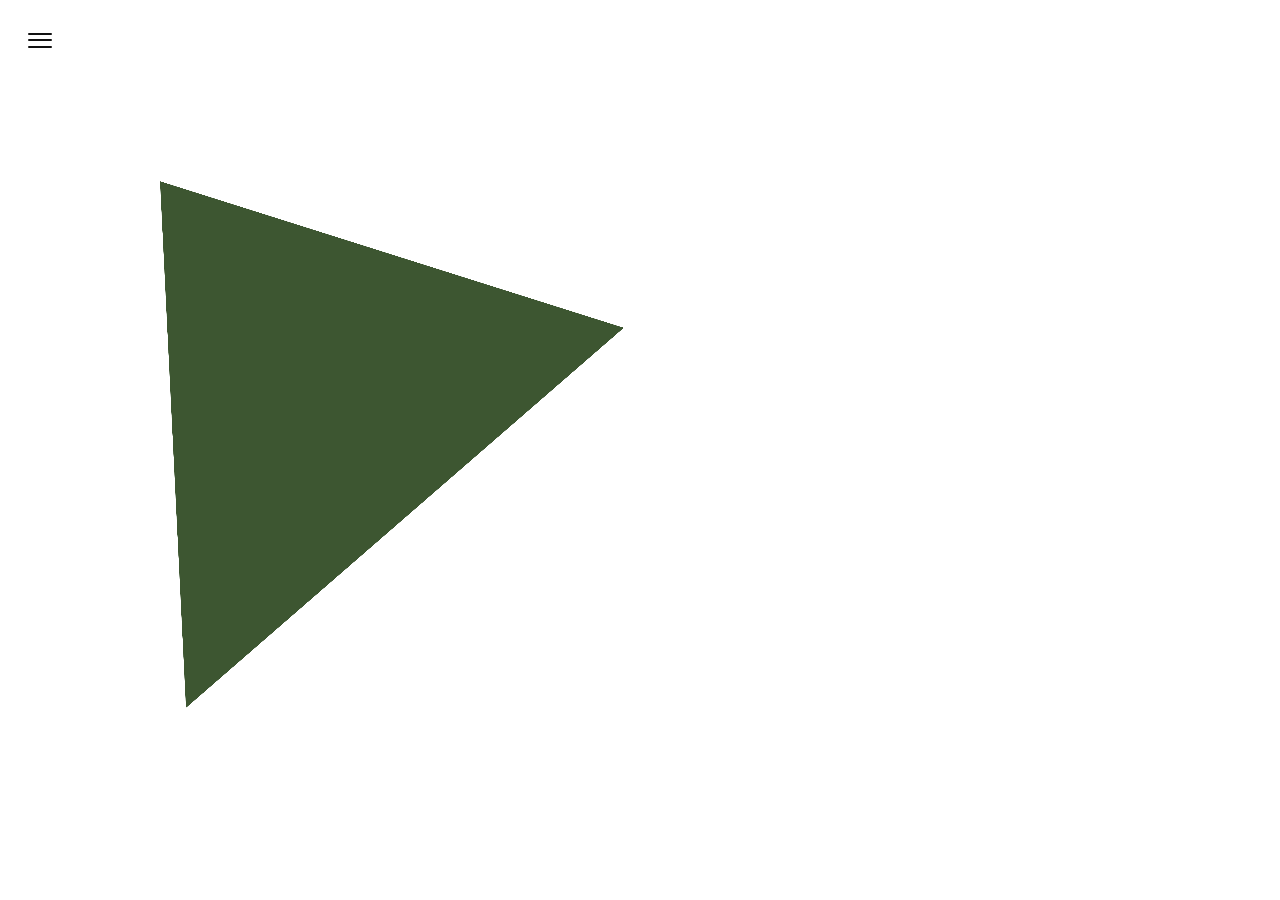
<file: evolutinary-image-approximation.html>
<!doctype html>
<html lang="en">
<head>
  <meta charset="utf-8">
  <meta name="viewport" content="width=device-width, initial-scale=1">
  <meta name="color-scheme" content="light">
  <title>Evolutionary Image Approximation</title>
  
  <!-- ----------------------------------------------------------
    Style Section
  ----------------------------------------------------------- -->
  
  <style>
    :root { color-scheme: light; }
    * { box-sizing: border-box; }
    html, body { width: 100%; height: 100%; }
    body {
      margin: 0;
      overflow: hidden;
      background: #fff;
      color: #111;
      font-family: Arial, Helvetica, sans-serif;
    }

    .menu { position: fixed; top: 18px; left: 18px; z-index: 10; }
    .menu-button {
        position: relative;
        width: 44px;
        height: 44px;
        padding: 0;
        border: 0;
        border-radius: 10px;
        background: transparent;
        color: #111;
        cursor: pointer;
        }

        .menu-button:hover {
        background: rgba(0, 0, 0, .06);
        }

        .menu-button:focus-visible {
        outline: 2px solid currentColor;
        outline-offset: 2px;
        }

        .menu-button span {
        position: absolute;
        top: 50%;
        left: 10px;
        width: 24px;
        height: 2px;
        border-radius: 2px;
        background: currentColor;
        transition:
            transform .5s cubic-bezier(.22, 1, .36, 1),
            opacity .18s ease;
        }

        .menu-button span:nth-child(1) {
        transform: translateY(-7px);
        }

        .menu-button span:nth-child(2) {
        transform: translateY(-50%) scaleX(1);
        }

        .menu-button span:nth-child(3) {
        transform: translateY(6px);
        }

        .menu-button[aria-expanded="true"] span:nth-child(1) {
        transform: translateY(-50%) rotate(45deg);
        }

        .menu-button[aria-expanded="true"] span:nth-child(2) {
        opacity: 0;
        transform: translateY(-50%) scaleX(0);
        }

        .menu-button[aria-expanded="true"] span:nth-child(3) {
        transform: translateY(-50%) rotate(-45deg);
        }
    .menu-links {
      display: none;
      min-width: 112px;
      margin: 5px 0 0;
      padding: 6px;
      list-style: none;
      border: 1px solid #ddd;
      background: #fff;
      box-shadow: 0 8px 24px rgba(0, 0, 0, .08);
    }
    .menu.is-open .menu-links { display: block; }
    .menu-links a {
      display: block;
      padding: 10px 12px;
      color: #111;
      font-size: 14px;
      text-decoration: none;
    }
    .menu-links a:hover,
    .menu-links a:focus-visible { background: #f3f3f3; outline: none; }

    main {
      display: grid;
      place-items: center;
      width: 100%;
      height: 100%;
      padding: 5vh 5vw;
    }
    canvas {
      display: block;
      width: auto;
      height: auto;
      max-width: 75vw;
      max-height: 75vh;
      background: #fff;
    }
    .message {
      position: fixed;
      right: 16px;
      bottom: 14px;
      max-width: min(420px, calc(100vw - 32px));
      color: #777;
      font-size: 12px;
      text-align: right;
    }
  </style>
</head>
<body>

  <!-- ----------------------------------------------------------
    HTML Section
  ----------------------------------------------------------- -->

  <nav class="menu" id="menu" aria-label="Site navigation">
    <button class="menu-button" id="menuButton" type="button" aria-label="Open menu" aria-expanded="false" aria-controls="menuLinks">
        <span></span>
        <span></span>
        <span></span>
        </button>
    <ul class="menu-links" id="menuLinks">
      <li><a href="/">Home</a></li>
      <li><a href="/about">About</a></li>
    </ul>
  </nav>

  <main aria-label="Evolutionary image approximation showcase">
    <canvas id="showcaseCanvas" width="1" height="1" aria-label="Animated evolutionary image approximation"></canvas>
  </main>
  <div class="message" id="message" role="status" aria-live="polite"></div>

  <!-- ----------------------------------------------------------
    JavaScript Section
  ----------------------------------------------------------- -->

  <script>
    "use strict";

    // All showcase choices and timing values live here so behavior is data-driven.
    const SHOWCASE = {
      imagePaths: [
        "assets/evolutionary-image-approximation/001.jpg",
        "assets/evolutionary-image-approximation/002.jpg",
        "assets/evolutionary-image-approximation/003.jpg",
        "assets/evolutionary-image-approximation/004.jpg",
        "assets/evolutionary-image-approximation/005.jpg",
        "assets/evolutionary-image-approximation/006.jpg",
        "assets/evolutionary-image-approximation/007.jpg"
      ],
      shapeModes: ["triangle", "circle", "rectangle", "polygon"],
      scoreModes: ["pixel", "ssim"],
      randomRanges: {
        candidates: [75, 100],
        adjustments: [40, 50],
        shapes: [1000, 2500],
        polygonCorners: [3, 8]
      },
      minimumGain: 0.05,
      adjustmentRange: 0.25,
      evaluationMaxSide: 128,
      timing: {
        candidateShow: 25,
        candidateFlashMs: 50,
        candidateWinnerHoldMs: 500,
        adjustmentShow: 10,
        adjustmentFlashMs: 50,
        adjustmentWinnerHoldMs: 500,
        completedHoldMs: 1000,
        failedImageRetryMs: 500
      }
    };

    const canvas = document.querySelector("#showcaseCanvas");
    const context = canvas.getContext("2d", { alpha: false });
    const message = document.querySelector("#message");
    const menu = document.querySelector("#menu");
    const menuButton = document.querySelector("#menuButton");

    const evaluationCanvas = document.createElement("canvas");
    const evaluationContext = evaluationCanvas.getContext("2d", { alpha: false, willReadFrequently: true });
    const targetCanvas = document.createElement("canvas");
    const targetContext = targetCanvas.getContext("2d", { alpha: false, willReadFrequently: true });

    const state = {
      runId: 0,
      width: 0,
      height: 0,
      targetPixels: null,
      shapes: [],
      settings: null,
      failedImages: new Set()
    };

    menuButton.addEventListener("click", () => {
      const open = menu.classList.toggle("is-open");
      menuButton.setAttribute("aria-expanded", String(open));
      menuButton.setAttribute("aria-label", open ? "Close menu" : "Open menu");
    });
    document.addEventListener("click", (event) => {
      if (!menu.contains(event.target)) {
        menu.classList.remove("is-open");
        menuButton.setAttribute("aria-expanded", "false");
        menuButton.setAttribute("aria-label", "Open menu");
      }
    });

    function randomItem(items) {
      return items[Math.floor(Math.random() * items.length)];
    }

    function randomInteger([minimum, maximum]) {
      return minimum + Math.floor(Math.random() * (maximum - minimum + 1));
    }

    function createRunSettings() {
      return {
        imagePath: randomItem(SHOWCASE.imagePaths),
        shapeMode: randomItem(SHOWCASE.shapeModes),
        scoreMode: randomItem(SHOWCASE.scoreModes),
        candidateCount: randomInteger(SHOWCASE.randomRanges.candidates),
        adjustmentCount: randomInteger(SHOWCASE.randomRanges.adjustments),
        shapeCount: randomInteger(SHOWCASE.randomRanges.shapes),
        minimumGain: SHOWCASE.minimumGain,
        adjustmentRange: SHOWCASE.adjustmentRange
      };
    }

    async function startShowcase() {
      paintCanvasWhite();

      while (true) {
        const runId = ++state.runId;
        state.settings = createRunSettings();
        state.shapes = [];

        // Keep image-loading errors separate from processing errors. The previous
        // broad catch incorrectly reported any runtime error as a missing image.
        let image;
        try {
          image = await loadImage(state.settings.imagePath);
        } catch (error) {
          console.warn(error);
          state.failedImages.add(state.settings.imagePath);
          message.textContent = "Unable to load " + state.settings.imagePath + ". Update SHOWCASE.imagePaths to match your assets.";
          await delay(SHOWCASE.timing.failedImageRetryMs);
          continue;
        }

        if (runId !== state.runId) return;

        try {
          prepareImage(image);
          message.textContent = "";
          await runEvolution(runId);
          await delay(SHOWCASE.timing.completedHoldMs);
        } catch (error) {
          console.error("Showcase processing failed:", error);
          paintCanvasWhite();
          message.textContent = error.name === "SecurityError"
            ? "The image loaded, but browser security blocked pixel access. Serve the page and assets from the same HTTP origin instead of opening the HTML through file://."
            : "The image loaded, but the approximation could not start. See the browser console for details.";
          await delay(SHOWCASE.timing.failedImageRetryMs);
        }
      }
    }

    function loadImage(path) {
      return new Promise((resolve, reject) => {
        const image = new Image();
        image.onload = () => resolve(image);
        image.onerror = () => reject(new Error("Could not load showcase image: " + path));
        image.src = path;
      });
    }

    function prepareImage(image) {
      const scale = Math.min(1, SHOWCASE.evaluationMaxSide / Math.max(image.naturalWidth, image.naturalHeight));
      state.width = Math.max(1, Math.round(image.naturalWidth * scale));
      state.height = Math.max(1, Math.round(image.naturalHeight * scale));

      evaluationCanvas.width = targetCanvas.width = state.width;
      evaluationCanvas.height = targetCanvas.height = state.height;
      canvas.width = image.naturalWidth;
      canvas.height = image.naturalHeight;

      // Resizing an alpha:false canvas resets its bitmap to black. Paint it white immediately, before pixel extraction or any evolutionary work can fail.
      paintCanvasWhite();

      targetContext.fillStyle = "#fff";
      targetContext.fillRect(0, 0, state.width, state.height);
      targetContext.drawImage(image, 0, 0, state.width, state.height);
      state.targetPixels = targetContext.getImageData(0, 0, state.width, state.height).data;

      evaluationContext.fillStyle = "#fff";
      evaluationContext.fillRect(0, 0, state.width, state.height);
      renderCommittedShapes();
    }

        function shouldShowAttempt(attemptIndex, showEvery) {
    // 0, null, undefined, and negative values disable intermediate previews.
    if (!Number.isFinite(showEvery) || showEvery <= 0) {
        return false;
    }

    // attemptIndex is zero-based, so add 1 for human-friendly intervals.
    return (attemptIndex + 1) % Math.floor(showEvery) === 0;
    }

    async function runEvolution(runId) {
    const settings = state.settings;
    const timing = SHOWCASE.timing;

    for (
        let shapeIndex = 0;
        shapeIndex < settings.shapeCount;
        shapeIndex += 1
    ) {
        if (runId !== state.runId) return;

        const baseline = evaluationContext.getImageData(
        0,
        0,
        state.width,
        state.height
        );

        const baselineScore = scoreImage(
        baseline.data,
        settings.scoreMode
        );

        let winner = null;
        let winnerScore = Infinity;

        // Candidate stage
        // Every candidate is created and scored. Only every candidateShow-th attempt is rendered visually.
        for (
        let attempt = 0;
        attempt < settings.candidateCount;
        attempt += 1
        ) {
        if (runId !== state.runId) return;

        const candidate = createRandomShape(
            settings.shapeMode,
            baseline.data
        );

        const score = scoreCandidate(
            baseline,
            candidate,
            settings.scoreMode
        );

        // Update the winner regardless of whether this candidate is shown.
        if (score < winnerScore) {
            winner = candidate;
            winnerScore = score;
        }

        if (shouldShowAttempt(attempt, timing.candidateShow)) {
            renderTrial(candidate);
            await delay(timing.candidateFlashMs);

            // Check again because the run may have been cancelled during delay.
            if (runId !== state.runId) return;
        }
        }

        // Protect against candidateCount being zero.
        if (!winner) {
        continue;
        }

        // Always display the actual best candidate.
        renderTrial(winner);
        await delay(timing.candidateWinnerHoldMs);

        if (runId !== state.runId) return;

        // Adjustment stage
        // Every adjustment is created and scored. Only every adjustmentShow-th attempt is rendered visually.

        for (
        let attempt = 0;
        attempt < settings.adjustmentCount;
        attempt += 1
        ) {
        if (runId !== state.runId) return;

        const adjusted = mutateShape(
            winner,
            attempt,
            settings.adjustmentCount
        );

        const score = scoreCandidate(
            baseline,
            adjusted,
            settings.scoreMode
        );

        // An adjustment can win even if it was not rendered.
        if (score < winnerScore) {
            winner = adjusted;
            winnerScore = score;
        }

        if (shouldShowAttempt(attempt, timing.adjustmentShow)) {
            renderTrial(adjusted);
            await delay(timing.adjustmentFlashMs);

            if (runId !== state.runId) return;
        }
        }

        // Always display the final adjusted winner.
        renderTrial(winner);
        await delay(timing.adjustmentWinnerHoldMs);

        if (runId !== state.runId) return;

        const gain = baselineScore - winnerScore;

        // Restore the committed image before applying the winning shape.
        evaluationContext.putImageData(baseline, 0, 0);

        if (gain >= settings.minimumGain) {
        drawShape(evaluationContext, winner, 1, 1);
        state.shapes.push(winner);
        }

        renderCommittedShapes();
    }
    }

    function renderCommittedShapes() {
      context.fillStyle = "#fff";
      context.fillRect(0, 0, canvas.width, canvas.height);
      const scaleX = canvas.width / state.width;
      const scaleY = canvas.height / state.height;
      state.shapes.forEach((shape) => drawShape(context, shape, scaleX, scaleY));
    }

    function renderTrial(shape) {
      renderCommittedShapes();
      if (shape) drawShape(context, shape, canvas.width / state.width, canvas.height / state.height);
    }

    function createRandomShape(mode, currentPixels) {
      const anchor = chooseErrorWeightedPoint(currentPixels);
      const appearance = baseAppearance(anchor);
      const maximum = Math.max(state.width, state.height);

      if (mode === "circle") {
        return { type: mode, x: anchor.x, y: anchor.y, radius: maximum * (0.02 + Math.random() * 0.25), ...appearance };
      }
      if (mode === "rectangle") {
        const halfWidth = state.width * (0.02 + Math.random() * 0.22);
        const halfHeight = state.height * (0.02 + Math.random() * 0.22);
        return {
          type: mode,
          x1: clamp(anchor.x - halfWidth, 0, state.width),
          y1: clamp(anchor.y - halfHeight, 0, state.height),
          x2: clamp(anchor.x + halfWidth, 0, state.width),
          y2: clamp(anchor.y + halfHeight, 0, state.height),
          ...appearance
        };
      }

      const pointCount = mode === "triangle" ? 3 : randomInteger(SHOWCASE.randomRanges.polygonCorners);
      const radius = maximum * (0.04 + Math.random() * 0.30);
      return { type: mode, points: randomRadialPoints(anchor, radius, pointCount), ...appearance };
    }

    function baseAppearance(anchor) {
      const colour = sampleTargetColour(anchor.x, anchor.y);
      const jitter = () => Math.round((Math.random() - 0.5) * 34);
      return {
        r: clamp(colour[0] + jitter(), 0, 255),
        g: clamp(colour[1] + jitter(), 0, 255),
        b: clamp(colour[2] + jitter(), 0, 255),
        a: 0.12 + Math.random() * 0.58
      };
    }

    function mutateShape(shape, adjustmentIndex, adjustmentTotal) {
      const next = cloneShape(shape);
      const cooling = Math.max(0.08, 1 - adjustmentIndex / Math.max(1, adjustmentTotal));
      const step = Math.max(state.width, state.height) * 0.2 * state.settings.adjustmentRange * cooling;

      if (next.type === "circle") {
        next.x = clamp(next.x + randomNormal() * step * 0.45, 0, state.width);
        next.y = clamp(next.y + randomNormal() * step * 0.45, 0, state.height);
        next.radius = clamp(next.radius + randomNormal() * step, 0.5, Math.max(state.width, state.height));
      } else if (next.type === "rectangle") {
        const corner = Math.floor(Math.random() * 4);
        if (corner === 0 || corner === 2) next.x1 = clamp(next.x1 + randomNormal() * step, 0, next.x2 - 0.5);
        else next.x2 = clamp(next.x2 + randomNormal() * step, next.x1 + 0.5, state.width);
        if (corner === 0 || corner === 1) next.y1 = clamp(next.y1 + randomNormal() * step, 0, next.y2 - 0.5);
        else next.y2 = clamp(next.y2 + randomNormal() * step, next.y1 + 0.5, state.height);
      } else {
        const point = next.points[Math.floor(Math.random() * next.points.length)];
        point.x = clamp(point.x + randomNormal() * step, 0, state.width);
        point.y = clamp(point.y + randomNormal() * step, 0, state.height);
      }

      const colourStep = 72 * state.settings.adjustmentRange * cooling;
      next.r = clamp(next.r + randomNormal() * colourStep, 0, 255);
      next.g = clamp(next.g + randomNormal() * colourStep, 0, 255);
      next.b = clamp(next.b + randomNormal() * colourStep, 0, 255);
      next.a = clamp(next.a + randomNormal() * 0.22 * state.settings.adjustmentRange * cooling, 0.03, 0.92);
      return next;
    }

    function randomRadialPoints(anchor, radius, count) {
      const rotation = Math.random() * Math.PI * 2;
      return Array.from({ length: count }, (_, index) => {
        const angle = rotation + index * Math.PI * 2 / count + (Math.random() - 0.5) * (Math.PI / count) * 0.65;
        const localRadius = radius * (0.55 + Math.random() * 0.75);
        return {
          x: clamp(anchor.x + Math.cos(angle) * localRadius, 0, state.width),
          y: clamp(anchor.y + Math.sin(angle) * localRadius, 0, state.height)
        };
      });
    }

    function chooseErrorWeightedPoint(currentPixels) {
      let best = { x: Math.random() * state.width, y: Math.random() * state.height, error: -1 };
      for (let sample = 0; sample < 14; sample += 1) {
        const x = Math.floor(Math.random() * state.width);
        const y = Math.floor(Math.random() * state.height);
        const index = (y * state.width + x) * 4;
        const red = state.targetPixels[index] - currentPixels[index];
        const green = state.targetPixels[index + 1] - currentPixels[index + 1];
        const blue = state.targetPixels[index + 2] - currentPixels[index + 2];
        const error = red * red + green * green + blue * blue;
        if (error > best.error) best = { x, y, error };
      }
      return best;
    }

    function sampleTargetColour(x, y) {
      const pixelX = clamp(Math.round(x), 0, state.width - 1);
      const pixelY = clamp(Math.round(y), 0, state.height - 1);
      const index = (pixelY * state.width + pixelX) * 4;
      return [state.targetPixels[index], state.targetPixels[index + 1], state.targetPixels[index + 2]];
    }

    function scoreCandidate(baseline, shape, mode) {
      evaluationContext.putImageData(baseline, 0, 0);
      drawShape(evaluationContext, shape, 1, 1);
      return scoreImage(evaluationContext.getImageData(0, 0, state.width, state.height).data, mode);
    }

    function scoreImage(pixels, mode) {
      return mode === "ssim" ? scoreSsimLoss(pixels) : scorePixelLoss(pixels);
    }

    function scorePixelLoss(pixels) {
      let error = 0;
      for (let index = 0; index < pixels.length; index += 4) {
        const red = state.targetPixels[index] - pixels[index];
        const green = state.targetPixels[index + 1] - pixels[index + 1];
        const blue = state.targetPixels[index + 2] - pixels[index + 2];
        error += red * red + green * green + blue * blue;
      }
      return error / (state.width * state.height * 3);
    }

    function scoreSsimLoss(pixels) {
      const windowSize = 8;
      const c1 = (0.01 * 255) ** 2;
      const c2 = (0.03 * 255) ** 2;
      let total = 0;
      let windows = 0;

      for (let top = 0; top < state.height; top += windowSize) {
        for (let left = 0; left < state.width; left += windowSize) {
          const right = Math.min(left + windowSize, state.width);
          const bottom = Math.min(top + windowSize, state.height);
          const count = (right - left) * (bottom - top);
          let targetMean = 0;
          let generatedMean = 0;

          for (let y = top; y < bottom; y += 1) {
            for (let x = left; x < right; x += 1) {
              const index = (y * state.width + x) * 4;
              targetMean += luminance(state.targetPixels, index);
              generatedMean += luminance(pixels, index);
            }
          }
          targetMean /= count;
          generatedMean /= count;

          let targetVariance = 0;
          let generatedVariance = 0;
          let covariance = 0;
          for (let y = top; y < bottom; y += 1) {
            for (let x = left; x < right; x += 1) {
              const index = (y * state.width + x) * 4;
              const targetDelta = luminance(state.targetPixels, index) - targetMean;
              const generatedDelta = luminance(pixels, index) - generatedMean;
              targetVariance += targetDelta * targetDelta;
              generatedVariance += generatedDelta * generatedDelta;
              covariance += targetDelta * generatedDelta;
            }
          }

          const divisor = Math.max(1, count - 1);
          targetVariance /= divisor;
          generatedVariance /= divisor;
          covariance /= divisor;
          const numerator = (2 * targetMean * generatedMean + c1) * (2 * covariance + c2);
          const denominator = (targetMean ** 2 + generatedMean ** 2 + c1) * (targetVariance + generatedVariance + c2);
          total += denominator === 0 ? 1 : numerator / denominator;
          windows += 1;
        }
      }
      return (1 - total / Math.max(1, windows)) * 100;
    }

    function drawShape(target, shape, scaleX, scaleY) {
      target.beginPath();
      if (shape.type === "circle") {
        target.arc(shape.x * scaleX, shape.y * scaleY, shape.radius * (scaleX + scaleY) / 2, 0, Math.PI * 2);
      } else if (shape.type === "rectangle") {
        target.rect(shape.x1 * scaleX, shape.y1 * scaleY, (shape.x2 - shape.x1) * scaleX, (shape.y2 - shape.y1) * scaleY);
      } else {
        target.moveTo(shape.points[0].x * scaleX, shape.points[0].y * scaleY);
        for (let index = 1; index < shape.points.length; index += 1) {
          target.lineTo(shape.points[index].x * scaleX, shape.points[index].y * scaleY);
        }
        target.closePath();
      }
      target.fillStyle = `rgba(${Math.round(shape.r)}, ${Math.round(shape.g)}, ${Math.round(shape.b)}, ${shape.a})`;
      target.fill();
    }

    function luminance(pixels, index) {
      return 0.2126 * pixels[index] + 0.7152 * pixels[index + 1] + 0.0722 * pixels[index + 2];
    }

    function cloneShape(shape) {
      return { ...shape, points: shape.points?.map((point) => ({ ...point })) };
    }

    function randomNormal() {
      const first = Math.max(Number.EPSILON, Math.random());
      const second = Math.max(Number.EPSILON, Math.random());
      return clamp(Math.sqrt(-2 * Math.log(first)) * Math.cos(2 * Math.PI * second), -2.5, 2.5);
    }

    function clamp(value, minimum, maximum) {
      return Math.min(maximum, Math.max(minimum, value));
    }

    function delay(milliseconds) {
      return new Promise((resolve) => setTimeout(resolve, milliseconds));
    }

    function paintCanvasWhite() {
      context.save();
      context.setTransform(1, 0, 0, 1, 0, 0);
      context.globalAlpha = 1;
      context.globalCompositeOperation = "source-over";
      context.fillStyle = "#fff";
      context.fillRect(0, 0, canvas.width, canvas.height);
      context.restore();
    }

    startShowcase();
  </script>
</body>
</html>
</file>
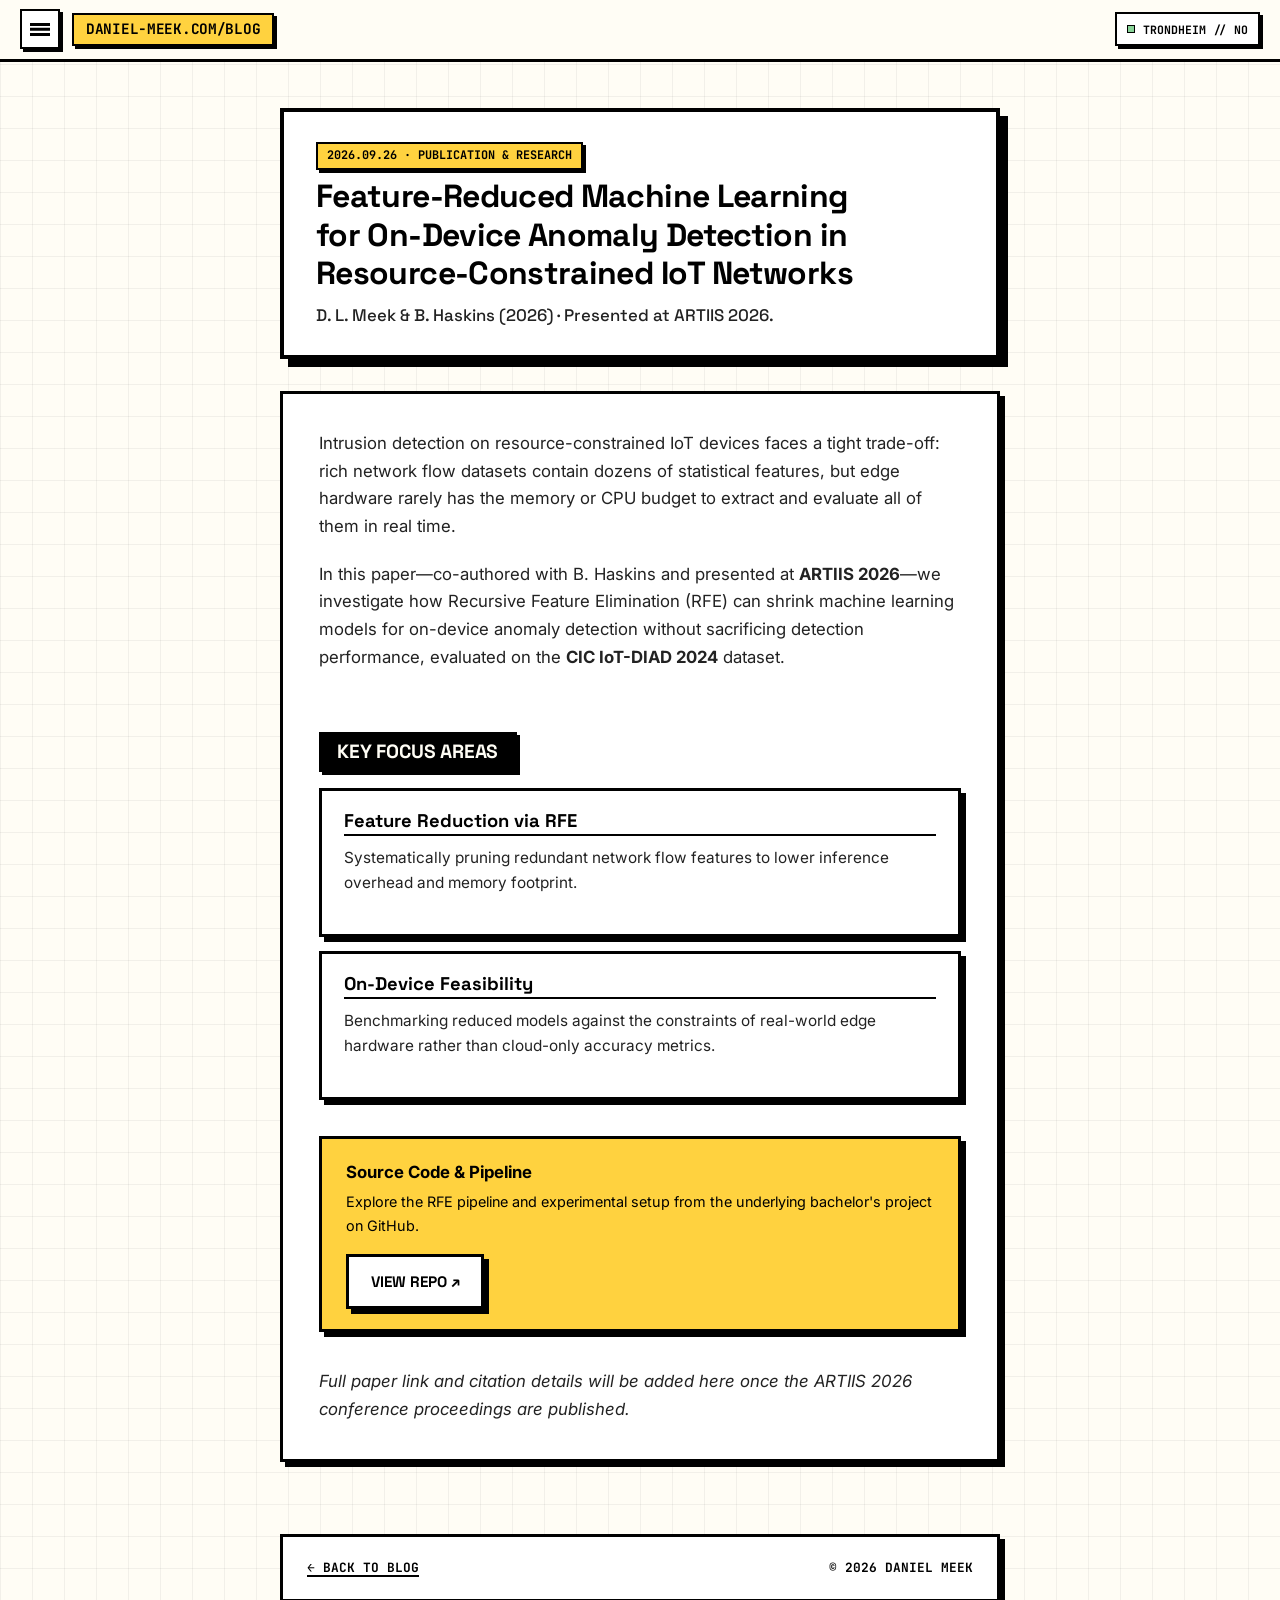
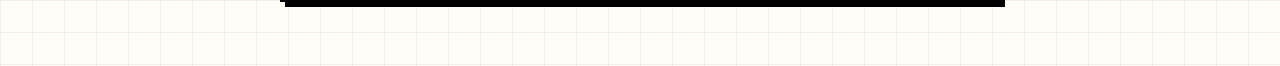
<file: blog/20260926-artiis-2026.html>
<!doctype html>
<html lang="en">
<head>
  <meta charset="utf-8">
  <meta name="viewport" content="width=device-width, initial-scale=1">
  <title>ARTIIS 2026 · Daniel Meek</title>
  <meta name="theme-color" content="#FFD23F">

  <script>
    if (!matchMedia("(prefers-reduced-motion: reduce)").matches) {
      document.documentElement.classList.add("js");
    }
  </script>

  <link rel="icon" href="data:image/svg+xml,%3Csvg xmlns='http://www.w3.org/2000/svg' viewBox='0 0 64 64'%3E%3Crect width='60' height='60' x='2' y='2' fill='%23FFD23F' stroke='%23000' stroke-width='4'/%3E%3Ctext x='32' y='46' font-size='40' font-weight='800' text-anchor='middle' font-family='sans-serif' fill='%23000'%3ED%3C/text%3E%3C/svg%3E">
  <link rel="preconnect" href="https://fonts.googleapis.com">
  <link rel="preconnect" href="https://fonts.gstatic.com" crossorigin>
  <link href="https://fonts.googleapis.com/css2?family=Inter:wght@400;500;600&family=JetBrains+Mono:wght@500;700&family=Space+Grotesk:wght@500;700&family=Syne:wght@700;800&display=swap" rel="stylesheet">
  <link rel="stylesheet" href="../style.css">
</head>
<body>

  <header class="topbar">
    <div class="topbar-left">
      <button class="menu-toggle" type="button" aria-label="Open menu" aria-expanded="false" aria-controls="site-menu">
        <span></span><span></span><span></span>
      </button>
      <a href="../" class="site-name">daniel-meek.com/blog</a>
    </div>

    <div class="topbar-right">
      <span class="status-pill"><span class="status-dot"></span> TRONDHEIM // NO</span>
    </div>

    <nav class="site-menu" id="site-menu" aria-label="Main menu">
      <a href="../">Home</a>
      <a href="../blog.html" aria-current="page">Blog</a>
      <a href="../projects.html">Projects</a>
      <a href="https://github.com/daniel-meek">GitHub</a>
    </nav>
  </header>

  <main>
    <article>
      <header class="intro">
        <span class="when">2026.09.26 · Publication &amp; Research</span>
        <h1 data-no-split>Feature-Reduced Machine Learning for On-Device Anomaly Detection in Resource-Constrained IoT Networks</h1>
        <p class="lead">D. L. Meek &amp; B. Haskins (2026) · Presented at ARTIIS 2026.</p>
      </header>

      <div class="post-body">
        <p>
          Intrusion detection on resource-constrained IoT devices faces a tight trade-off: rich network flow datasets contain dozens of statistical features, but edge hardware rarely has the memory or CPU budget to extract and evaluate all of them in real time.
        </p>
        <p>
          In this paper—co-authored with B. Haskins and presented at <strong>ARTIIS 2026</strong>—we investigate how Recursive Feature Elimination (RFE) can shrink machine learning models for on-device anomaly detection without sacrificing detection performance, evaluated on the <strong>CIC IoT-DIAD 2024</strong> dataset.
        </p>

        <h2>Key Focus Areas</h2>
        <ul>
          <li>
            <h3>Feature Reduction via RFE</h3>
            <p>Systematically pruning redundant network flow features to lower inference overhead and memory footprint.</p>
          </li>
          <li>
            <h3>On-Device Feasibility</h3>
            <p>Benchmarking reduced models against the constraints of real-world edge hardware rather than cloud-only accuracy metrics.</p>
          </li>
        </ul>

        <div class="cta-box">
          <div>
            <strong>Source Code &amp; Pipeline</strong>
            <p>Explore the RFE pipeline and experimental setup from the underlying bachelor's project on GitHub.</p>
          </div>
          <a href="https://github.com/daniel-meek/UC3BCS20-Bachelor-Project" class="btn btn-secondary">View Repo ↗</a>
        </div>

        <p><em>Full paper link and citation details will be added here once the ARTIIS 2026 conference proceedings are published.</em></p>
      </div>
    </article>

    <footer>
      <div class="footer-left"><a href="../blog.html">← BACK TO BLOG</a></div>
      <div class="footer-left">© 2026 DANIEL MEEK</div>
    </footer>
  </main>

  <script src="../scripts.js"></script>
</body>
</html>
</file>
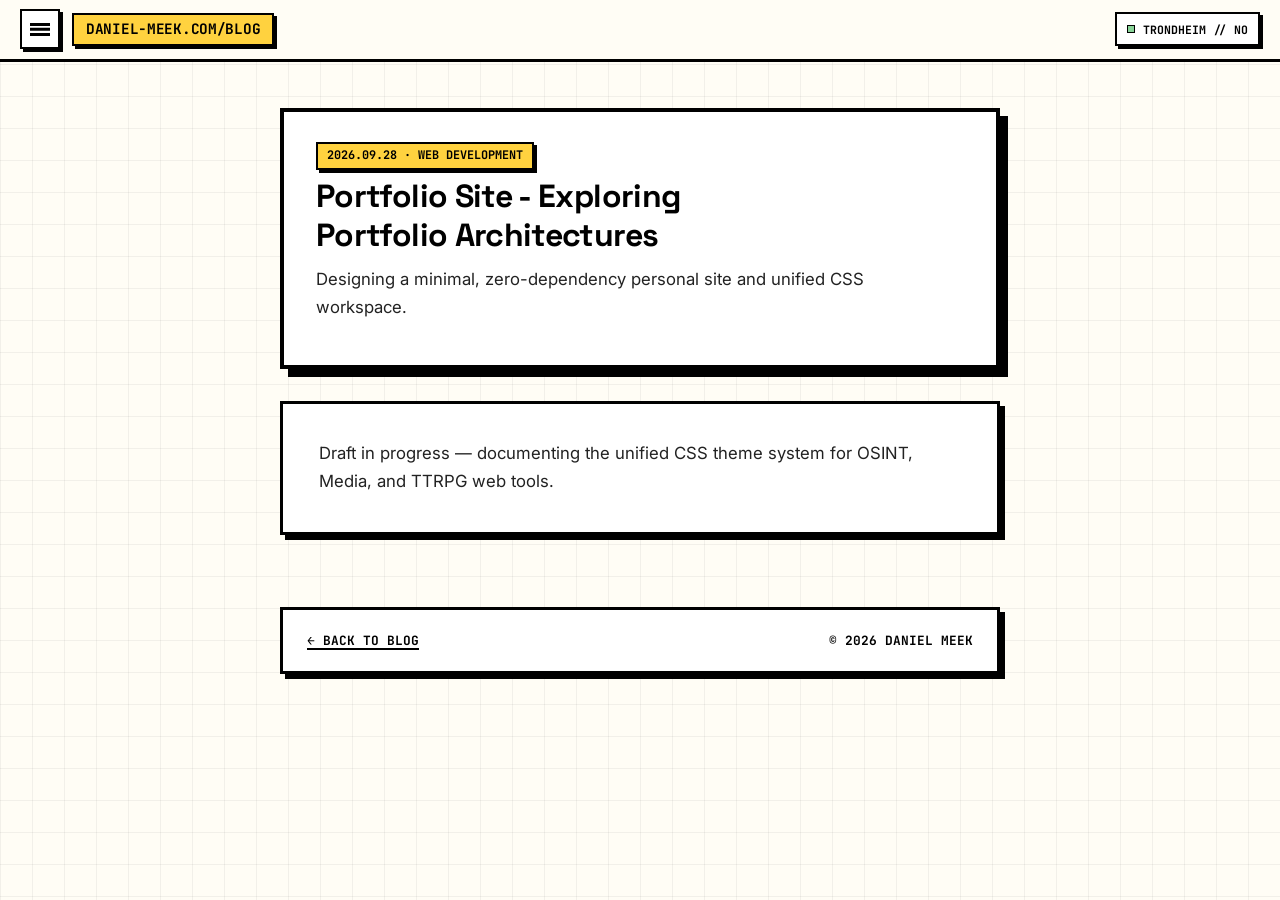
<file: blog/20260928-portfolio-site.html>
<!doctype html>
<html lang="en">
<head>
  <meta charset="utf-8">
  <meta name="viewport" content="width=device-width, initial-scale=1">
  <title>Exploring Portfolio Architectures · Daniel Meek</title>
  <meta name="theme-color" content="#FFD23F">

  <script>
    if (!matchMedia("(prefers-reduced-motion: reduce)").matches) {
      document.documentElement.classList.add("js");
    }
  </script>

  <link rel="icon" href="data:image/svg+xml,%3Csvg xmlns='http://www.w3.org/2000/svg' viewBox='0 0 64 64'%3E%3Crect width='60' height='60' x='2' y='2' fill='%23FFD23F' stroke='%23000' stroke-width='4'/%3E%3Ctext x='32' y='46' font-size='40' font-weight='800' text-anchor='middle' font-family='sans-serif' fill='%23000'%3ED%3C/text%3E%3C/svg%3E">
  <link rel="preconnect" href="https://fonts.googleapis.com">
  <link rel="preconnect" href="https://fonts.gstatic.com" crossorigin>
  <link href="https://fonts.googleapis.com/css2?family=Inter:wght@400;500;600&family=JetBrains+Mono:wght@500;700&family=Space+Grotesk:wght@500;700&family=Syne:wght@700;800&display=swap" rel="stylesheet">
  <link rel="stylesheet" href="../style.css">
</head>
<body>

  <header class="topbar">
    <div class="topbar-left">
      <button class="menu-toggle" type="button" aria-label="Open menu" aria-expanded="false" aria-controls="site-menu">
        <span></span><span></span><span></span>
      </button>
      <a href="../" class="site-name">daniel-meek.com/blog</a>
    </div>

    <div class="topbar-right">
      <span class="status-pill"><span class="status-dot"></span> TRONDHEIM // NO</span>
    </div>

    <nav class="site-menu" id="site-menu" aria-label="Main menu">
      <a href="../">Home</a>
      <a href="../blog.html" aria-current="page">Blog</a>
      <a href="../projects.html">Projects</a>
      <a href="https://github.com/daniel-meek">GitHub</a>
    </nav>
  </header>

  <main>
    <article>
      <header class="intro">
        <span class="when">2026.09.28 · Web Development</span>
        <h1 data-no-split>Portfolio Site - Exploring Portfolio Architectures</h1>
        <p>Designing a minimal, zero-dependency personal site and unified CSS workspace.</p>
      </header>

      <div class="post-body">
        <p>Draft in progress — documenting the unified CSS theme system for OSINT, Media, and TTRPG web tools.</p>
      </div>
    </article>

    <footer>
      <div class="footer-left"><a href="../blog.html">← BACK TO BLOG</a></div>
      <div class="footer-left">© 2026 DANIEL MEEK</div>
    </footer>
  </main>

  <script src="../scripts.js"></script>
</body>
</html>
</file>
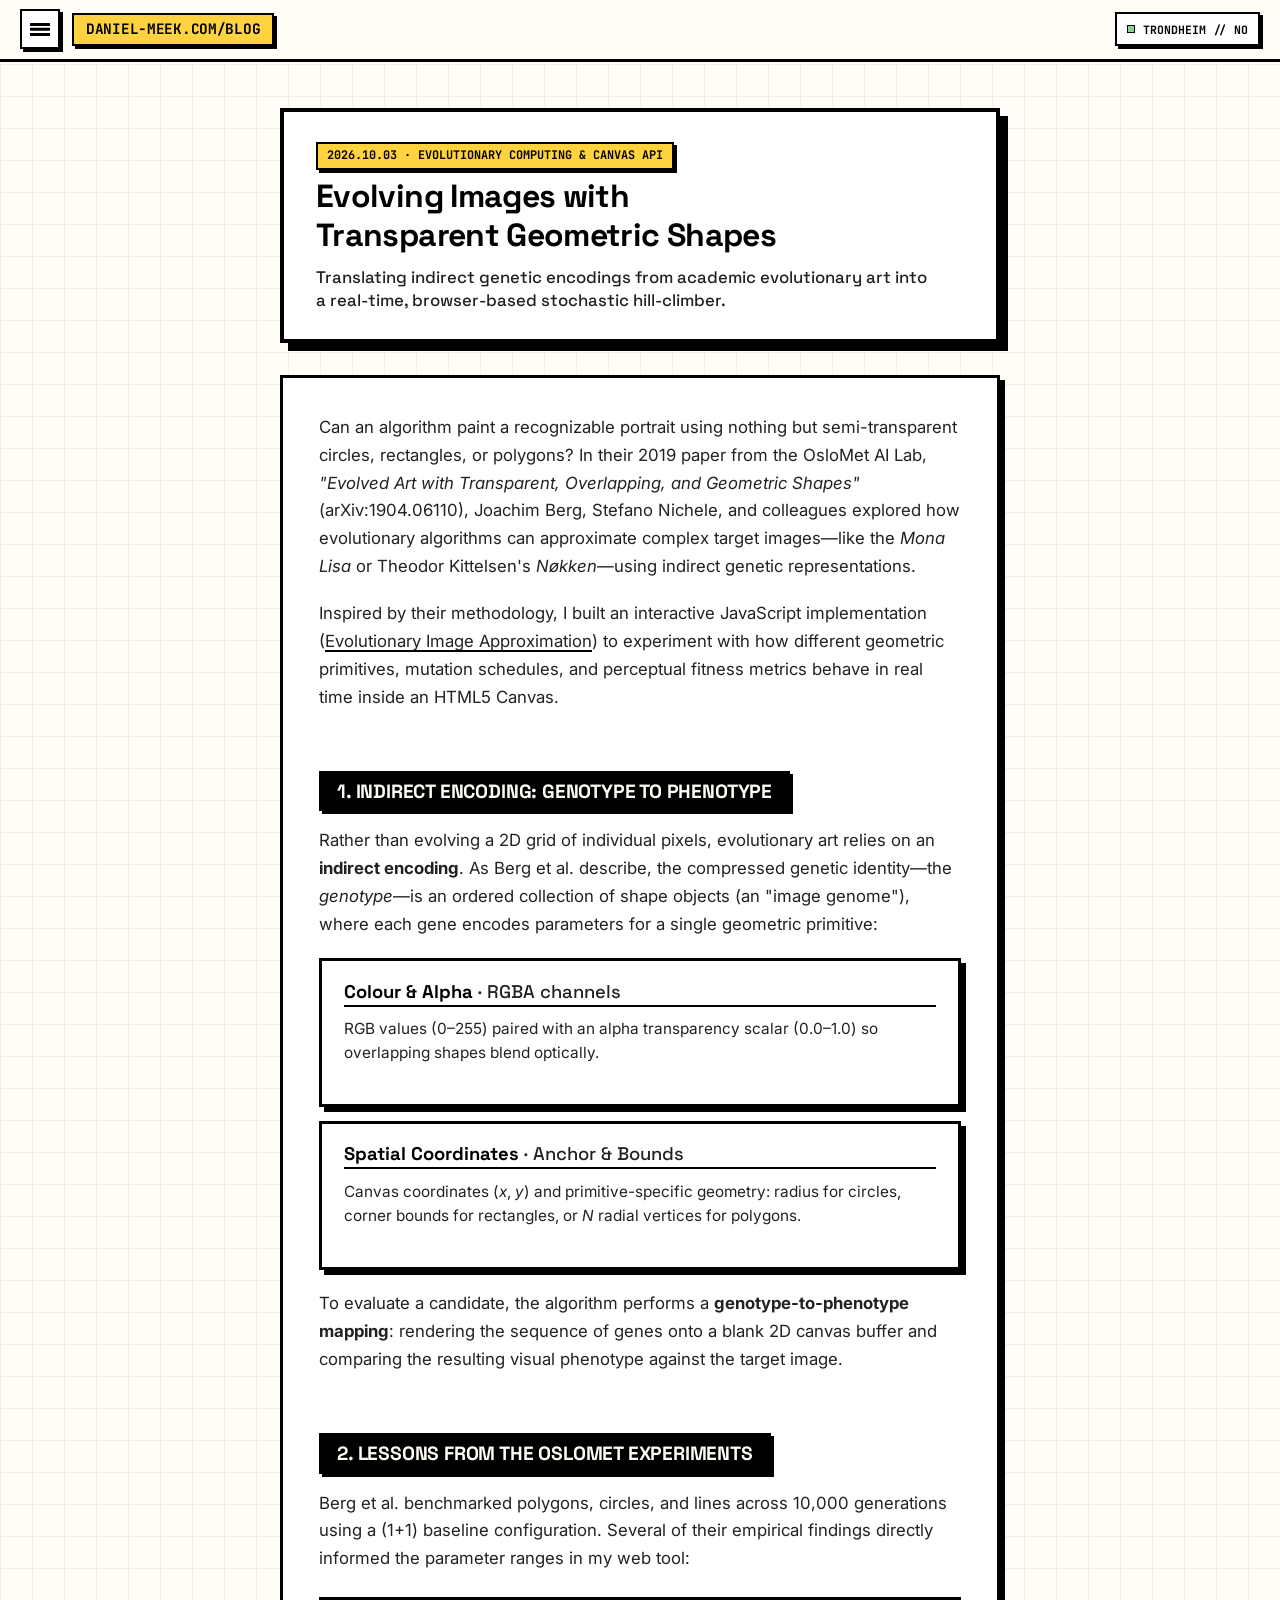
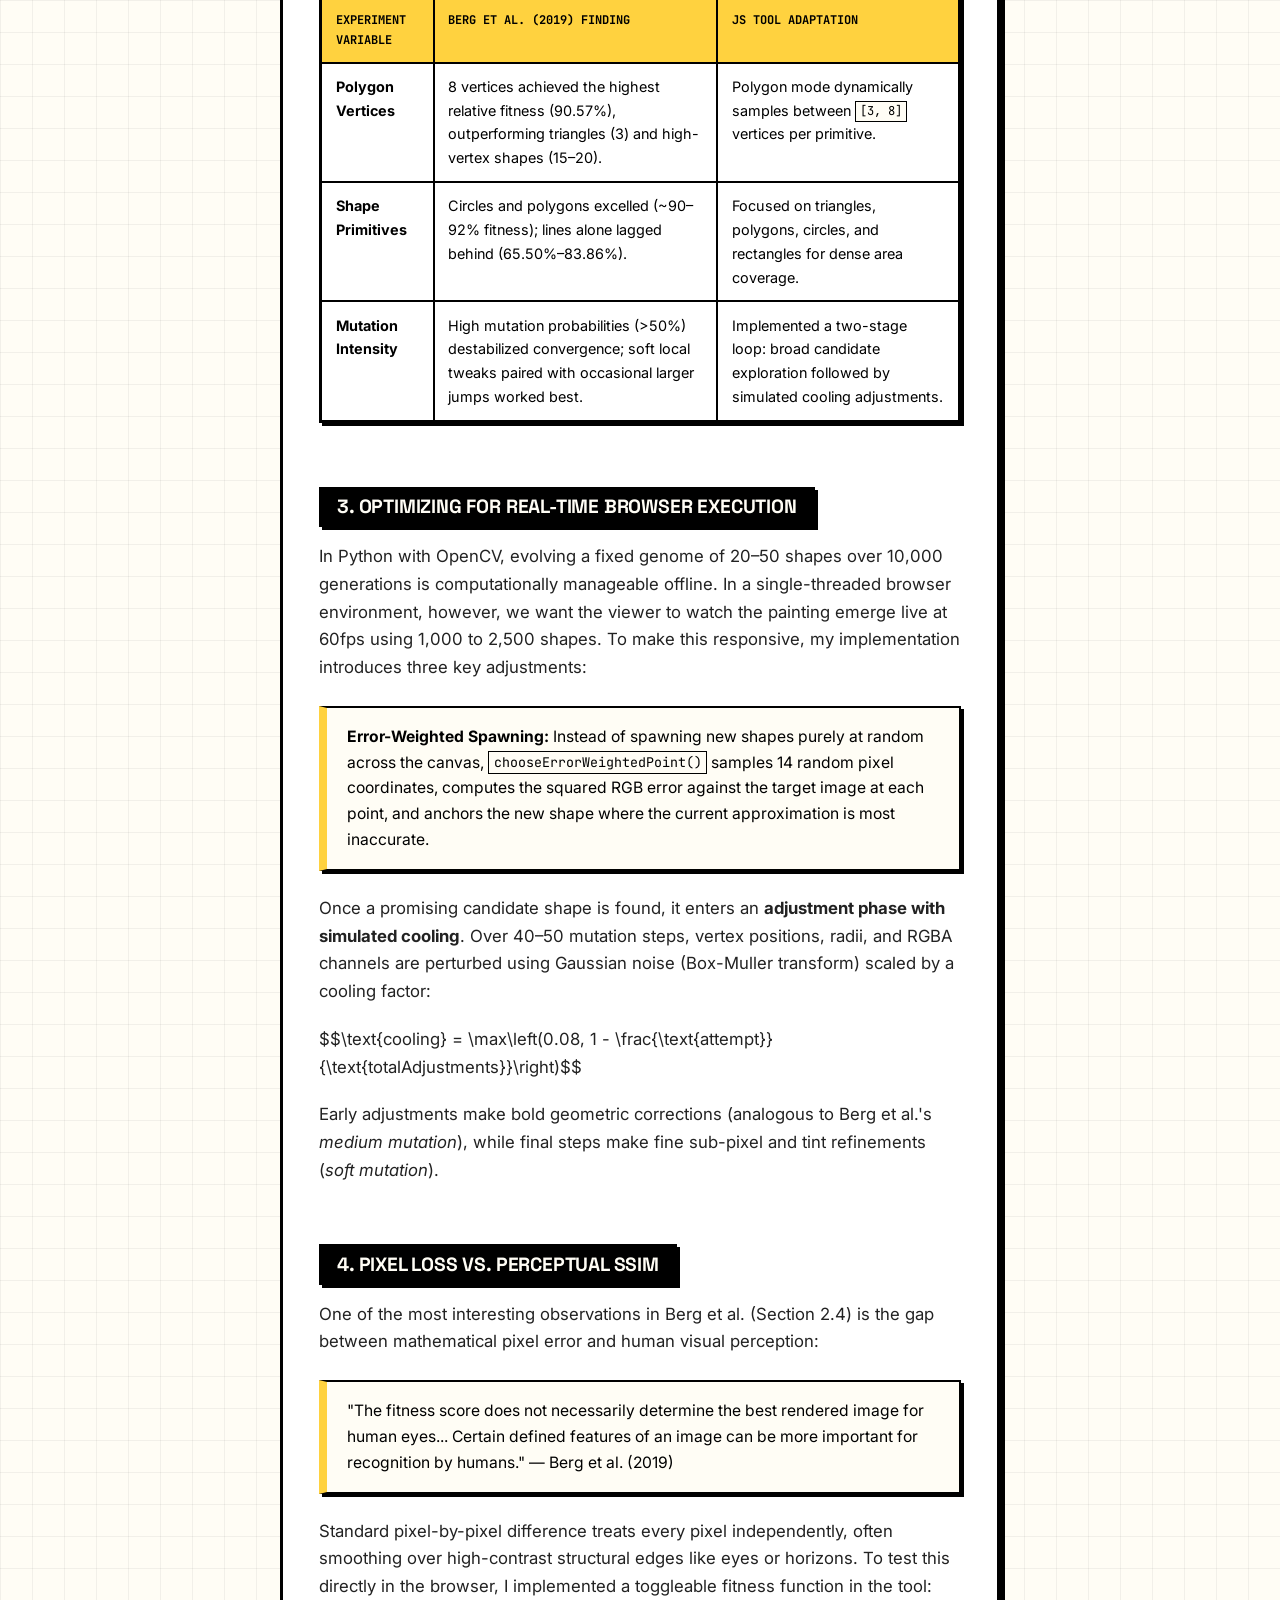
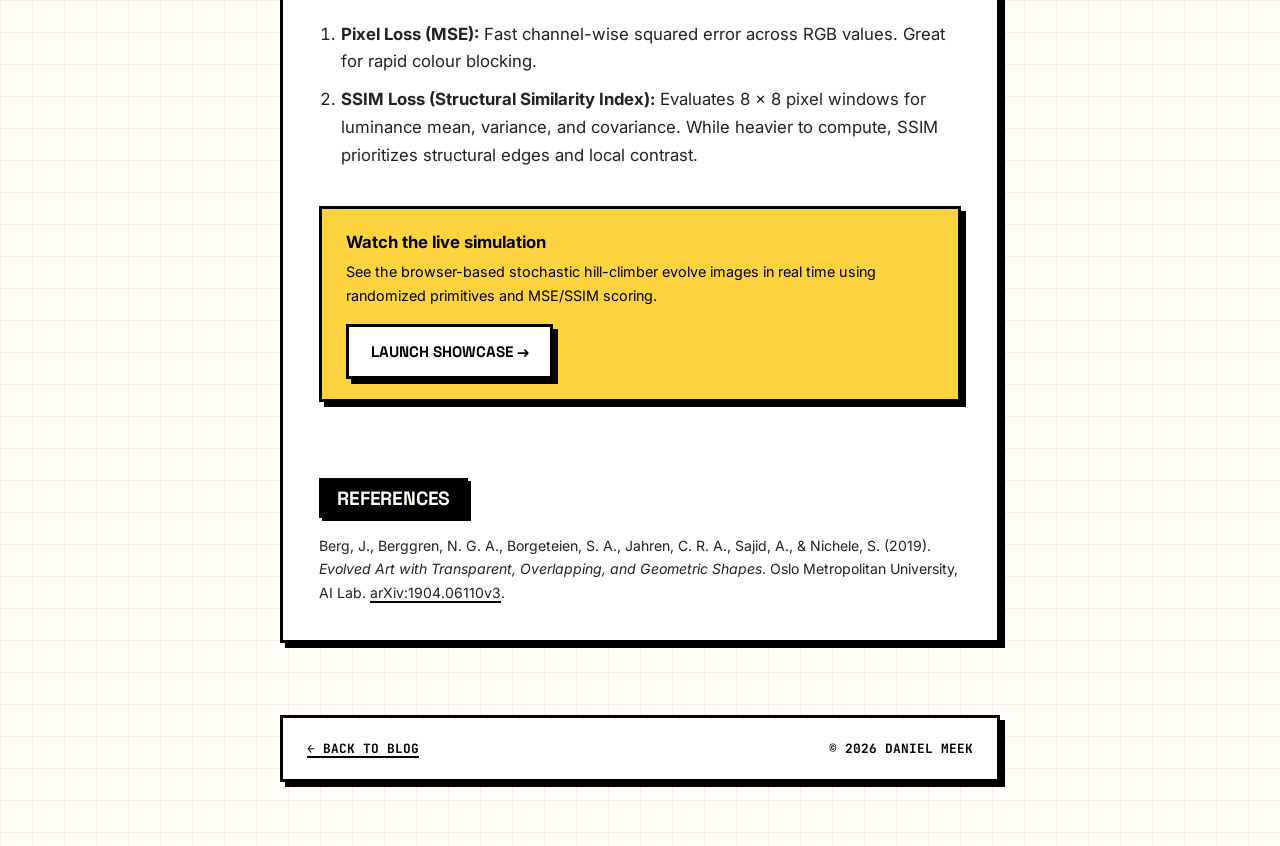
<file: blog/20261003-evolutionary-image-approximation.html>
<!doctype html>
<html lang="en">
<head>
  <meta charset="utf-8">
  <meta name="viewport" content="width=device-width, initial-scale=1">
  <title>Evolving Images with Geometric Primitives · Daniel Meek</title>
  <meta name="theme-color" content="#FFD23F">

  <script>
    if (!matchMedia("(prefers-reduced-motion: reduce)").matches) {
      document.documentElement.classList.add("js");
    }
  </script>

  <link rel="icon" href="data:image/svg+xml,%3Csvg xmlns='http://www.w3.org/2000/svg' viewBox='0 0 64 64'%3E%3Crect width='60' height='60' x='2' y='2' fill='%23FFD23F' stroke='%23000' stroke-width='4'/%3E%3Ctext x='32' y='46' font-size='40' font-weight='800' text-anchor='middle' font-family='sans-serif' fill='%23000'%3ED%3C/text%3E%3C/svg%3E">
  <link rel="preconnect" href="https://fonts.googleapis.com">
  <link rel="preconnect" href="https://fonts.gstatic.com" crossorigin>
  <link href="https://fonts.googleapis.com/css2?family=Inter:wght@400;500;600&family=JetBrains+Mono:wght@500;700&family=Space+Grotesk:wght@500;700&family=Syne:wght@700;800&display=swap" rel="stylesheet">
  <link rel="stylesheet" href="../style.css">
</head>
<body>

  <header class="topbar">
    <div class="topbar-left">
      <button class="menu-toggle" type="button" aria-label="Open menu" aria-expanded="false" aria-controls="site-menu">
        <span></span><span></span><span></span>
      </button>
      <a href="../" class="site-name">daniel-meek.com/blog</a>
    </div>

    <div class="topbar-right">
      <span class="status-pill"><span class="status-dot"></span> TRONDHEIM // NO</span>
    </div>

    <nav class="site-menu" id="site-menu" aria-label="Main menu">
      <a href="../">Home</a>
      <a href="../blog.html" aria-current="page">Blog</a>
      <a href="../projects.html">Projects</a>
      <a href="https://github.com/daniel-meek">GitHub</a>
    </nav>
  </header>

  <main>
    <article>
      <header class="intro">
        <span class="when">2026.10.03 · Evolutionary Computing &amp; Canvas API</span>
        <h1 data-no-split>Evolving Images with Transparent Geometric Shapes</h1>
        <p class="lead">
          Translating indirect genetic encodings from academic evolutionary art into a real-time, browser-based stochastic hill-climber.
        </p>
      </header>

      <div class="post-body">
        <p>
          Can an algorithm paint a recognizable portrait using nothing but semi-transparent circles, rectangles, or polygons? In their 2019 paper from the OsloMet AI Lab, <em>"Evolved Art with Transparent, Overlapping, and Geometric Shapes"</em> (arXiv:1904.06110), Joachim Berg, Stefano Nichele, and colleagues explored how evolutionary algorithms can approximate complex target images—like the <em>Mona Lisa</em> or Theodor Kittelsen's <em>Nøkken</em>—using indirect genetic representations.
        </p>
        <p>
          Inspired by their methodology, I built an interactive JavaScript implementation (<a href="../projects/evolutionary-image-approximation.html">Evolutionary Image Approximation</a>) to experiment with how different geometric primitives, mutation schedules, and perceptual fitness metrics behave in real time inside an HTML5 Canvas.
        </p>

        <h2>1. Indirect Encoding: Genotype to Phenotype</h2>
        <p>
          Rather than evolving a 2D grid of individual pixels, evolutionary art relies on an <strong>indirect encoding</strong>. As Berg et al. describe, the compressed genetic identity—the <em>genotype</em>—is an ordered collection of shape objects (an "image genome"), where each gene encodes parameters for a single geometric primitive:
        </p>
        <ul>
          <li>
            <h3>Colour &amp; Alpha <span class="org">· RGBA channels</span></h3>
            <p>RGB values (0–255) paired with an alpha transparency scalar (0.0–1.0) so overlapping shapes blend optically.</p>
          </li>
          <li>
            <h3>Spatial Coordinates <span class="org">· Anchor &amp; Bounds</span></h3>
            <p>Canvas coordinates (<em>x</em>, <em>y</em>) and primitive-specific geometry: radius for circles, corner bounds for rectangles, or <em>N</em> radial vertices for polygons.</p>
          </li>
        </ul>
        <p style="margin-top: 1.25rem;">
          To evaluate a candidate, the algorithm performs a <strong>genotype-to-phenotype mapping</strong>: rendering the sequence of genes onto a blank 2D canvas buffer and comparing the resulting visual phenotype against the target image.
        </p>

        <h2>2. Lessons from the OsloMet Experiments</h2>
        <p>
          Berg et al. benchmarked polygons, circles, and lines across 10,000 generations using a (1+1) baseline configuration. Several of their empirical findings directly informed the parameter ranges in my web tool:
        </p>

        <table class="article-table">
          <thead>
            <tr>
              <th>Experiment Variable</th>
              <th>Berg et al. (2019) Finding</th>
              <th>JS Tool Adaptation</th>
            </tr>
          </thead>
          <tbody>
            <tr>
              <td><strong>Polygon Vertices</strong></td>
              <td>8 vertices achieved the highest relative fitness (90.57%), outperforming triangles (3) and high-vertex shapes (15–20).</td>
              <td>Polygon mode dynamically samples between <code>[3, 8]</code> vertices per primitive.</td>
            </tr>
            <tr>
              <td><strong>Shape Primitives</strong></td>
              <td>Circles and polygons excelled (~90–92% fitness); lines alone lagged behind (65.50%–83.86%).</td>
              <td>Focused on triangles, polygons, circles, and rectangles for dense area coverage.</td>
            </tr>
            <tr>
              <td><strong>Mutation Intensity</strong></td>
              <td>High mutation probabilities (&gt;50%) destabilized convergence; soft local tweaks paired with occasional larger jumps worked best.</td>
              <td>Implemented a two-stage loop: broad candidate exploration followed by simulated cooling adjustments.</td>
            </tr>
          </tbody>
        </table>

        <h2>3. Optimizing for Real-Time Browser Execution</h2>
        <p>
          In Python with OpenCV, evolving a fixed genome of 20–50 shapes over 10,000 generations is computationally manageable offline. In a single-threaded browser environment, however, we want the viewer to watch the painting emerge live at 60fps using 1,000 to 2,500 shapes. To make this responsive, my implementation introduces three key adjustments:
        </p>

        <blockquote>
          <strong>Error-Weighted Spawning:</strong> Instead of spawning new shapes purely at random across the canvas, <code>chooseErrorWeightedPoint()</code> samples 14 random pixel coordinates, computes the squared RGB error against the target image at each point, and anchors the new shape where the current approximation is most inaccurate.
        </blockquote>

        <p>
          Once a promising candidate shape is found, it enters an <strong>adjustment phase with simulated cooling</strong>. Over 40–50 mutation steps, vertex positions, radii, and RGBA channels are perturbed using Gaussian noise (Box-Muller transform) scaled by a cooling factor:
        </p>
        <p>
          $$\text{cooling} = \max\left(0.08, 1 - \frac{\text{attempt}}{\text{totalAdjustments}}\right)$$
        </p>
        <p>
          Early adjustments make bold geometric corrections (analogous to Berg et al.'s <em>medium mutation</em>), while final steps make fine sub-pixel and tint refinements (<em>soft mutation</em>).
        </p>

        <h2>4. Pixel Loss vs. Perceptual SSIM</h2>
        <p>
          One of the most interesting observations in Berg et al. (Section 2.4) is the gap between mathematical pixel error and human visual perception:
        </p>
        <blockquote>
          "The fitness score does not necessarily determine the best rendered image for human eyes... Certain defined features of an image can be more important for recognition by humans." — Berg et al. (2019)
        </blockquote>
        <p>
          Standard pixel-by-pixel difference treats every pixel independently, often smoothing over high-contrast structural edges like eyes or horizons. To test this directly in the browser, I implemented a toggleable fitness function in the tool:
        </p>
        <ol>
          <li><strong>Pixel Loss (MSE):</strong> Fast channel-wise squared error across RGB values. Great for rapid colour blocking.</li>
          <li><strong>SSIM Loss (Structural Similarity Index):</strong> Evaluates 8 × 8 pixel windows for luminance mean, variance, and covariance. While heavier to compute, SSIM prioritizes structural edges and local contrast.</li>
        </ol>

        <div class="cta-box">
          <div>
            <strong>Watch the live simulation</strong>
            <p>See the browser-based stochastic hill-climber evolve images in real time using randomized primitives and MSE/SSIM scoring.</p>
          </div>
          <a href="../projects/evolutionary-image-approximation.html" class="btn btn-secondary">Launch Showcase →</a>
        </div>

        <h2>References</h2>
        <p class="post-references">
          Berg, J., Berggren, N. G. A., Borgeteien, S. A., Jahren, C. R. A., Sajid, A., &amp; Nichele, S. (2019). <em>Evolved Art with Transparent, Overlapping, and Geometric Shapes</em>. Oslo Metropolitan University, AI Lab. <a href="https://arxiv.org/abs/1904.06110">arXiv:1904.06110v3</a>.
        </p>
      </div>
    </article>

    <footer>
      <div class="footer-left"><a href="../blog.html">← BACK TO BLOG</a></div>
      <div class="footer-left">© 2026 DANIEL MEEK</div>
    </footer>
  </main>

  <script src="../scripts.js"></script>
</body>
</html>
</file>
<file: style.css>
/* ========================================
   01. Token System — Neubrutalist Grammar
   ======================================== */

:root {
  /* Structural Base (18.5:1 contrast ratio) */
  --bg: #FFFDF5;
  --surface: #FFFFFF;
  --ink: #000000;
  --muted: #222222; /* Darkened for strict WCAG 2.2 AA compliance (4.5:1+) */

  /* Canonical Categorical Accents (Flat fills only, zero gradients) */
  --yellow: #FFD23F;
  --pink: #FF6B6B;
  --blue: #74B9FF;
  --green: #88D498;
  --orange: #FFA552;
  --lavender: #B8A9FA;

  /* Canonical Stroke Widths */
  --border-thin: 2px solid var(--ink);
  --border: 3px solid var(--ink);
  --border-thick: 4px solid var(--ink);
  --radius: 0px;

  /* Three-Tier Shadow System (Zero blur, always) */
  --shadow-sm: 3px 3px 0 0 var(--ink); /* Badges, chips, inline controls */
  --shadow: 5px 5px 0 0 var(--ink);    /* Cards, buttons, panels */
  --shadow-lg: 8px 8px 0 0 var(--ink); /* Hero modules, overlays, focus/hover */

  /* Curated Font Pairing #1 (Display, Heading, Calm Body, Engineered Mono) */
  --display: "Syne", "Space Grotesk", system-ui, sans-serif;
  --heading: "Space Grotesk", system-ui, sans-serif;
  --sans: "Inter", system-ui, -apple-system, sans-serif;
  --mono: "JetBrains Mono", ui-monospace, monospace;
}


/* ========================================
   02. Base & Exposed Structure Grid
   ======================================== */

*,
*::before,
*::after {
  box-sizing: border-box;
}

html {
  -webkit-text-size-adjust: 100%;
  scroll-behavior: smooth;
}

body {
  margin: 0;
  background-color: var(--bg);
  /* Exposed architectural grid lines */
  background-image:
    linear-gradient(to right, rgba(0, 0, 0, 0.05) 1px, transparent 1px),
    linear-gradient(to bottom, rgba(0, 0, 0, 0.05) 1px, transparent 1px);
  background-size: 32px 32px;
  color: var(--ink);
  font-family: var(--sans);
  font-size: 1.05rem;
  line-height: 1.65;
  -webkit-font-smoothing: antialiased;
}

main {
  max-width: 48rem;
  margin: 0 auto;
  padding: 6.75rem 1.5rem 4rem;
}


/* ========================================
   03. Links & WCAG 2.2 Focus Rings
   ======================================== */

a {
  color: inherit;
  text-decoration: underline;
  text-decoration-color: var(--ink);
  text-decoration-thickness: 2px;
  text-underline-offset: 0.2em;
  transition: background-color 0.1s ease, color 0.1s ease;
}

a:hover {
  background-color: var(--yellow);
  color: var(--ink);
}

/* Never let thick borders swallow keyboard focus (WCAG 2.4.7) */
a:focus-visible,
button:focus-visible,
input:focus-visible,
select:focus-visible {
  outline: 3px solid var(--blue);
  outline-offset: 3px;
}


/* ========================================
   04. Canonical Badges & Buttons
   ======================================== */

.badge {
  display: inline-block;
  font-family: var(--mono);
  font-size: 0.75rem;
  font-weight: 700;
  text-transform: uppercase;
  letter-spacing: 0.03em;
  padding: 0.25rem 0.65rem;
  border: var(--border-thin);
  box-shadow: var(--shadow-sm);
  background: var(--surface);
  color: var(--ink);
}

.badge-green {
  background: var(--green);
}

.badge-mono {
  background: var(--bg);
}

/* The Canonical Neubrutalist Button Pattern */
.btn {
  display: inline-flex;
  flex-direction: column;
  justify-content: center;
  border: var(--border);
  border-radius: var(--radius);
  background: var(--surface);
  color: var(--ink);
  box-shadow: var(--shadow);
  font-family: var(--heading);
  font-weight: 700;
  font-size: 0.95rem;
  text-transform: uppercase;
  text-decoration: none;
  padding: 0.75rem 1.35rem;
  cursor: pointer;
  transition: transform 0.1s ease, box-shadow 0.1s ease, background-color 0.1s ease;
}

.btn-primary {
  background: var(--yellow);
}

.btn-secondary {
  background: var(--surface);
}

/* Lift + grow shadow on hover */
.btn:hover {
  background: var(--yellow);
  transform: translate(-2px, -2px);
  box-shadow: 7px 7px 0 0 var(--ink);
}

.btn-primary:hover {
  background: var(--pink);
}

/* Press down + kill shadow on active click */
.btn:active {
  transform: translate(3px, 3px);
  box-shadow: none;
}


/* ========================================
   05. Hero Module (Macro Asymmetry)
   ======================================== */

.intro {
  background: var(--surface);
  border: var(--border-thick);
  box-shadow: var(--shadow-lg);
  padding: 2.25rem;
  position: relative;
}

.intro-top {
  display: flex;
  flex-wrap: wrap;
  justify-content: space-between;
  gap: 0.75rem;
  margin-bottom: 1.75rem;
  padding-bottom: 1rem;
  border-bottom: var(--border);
}

.intro-grid {
  display: grid;
  grid-template-columns: 1fr auto;
  gap: 2.25rem;
  align-items: center;
}

h1 {
  margin: 0 0 1.15rem;
  font-family: var(--display);
  font-size: clamp(2.35rem, 5vw, 3.35rem);
  font-weight: 800;
  line-height: 1.05;
  letter-spacing: -0.03em;
  text-transform: uppercase;
}

/* Stamped highlight box inside H1 */
.highlight {
  display: inline-block;
  background: var(--yellow);
  padding: 0 0.35rem;
  border: var(--border);
  box-shadow: var(--shadow-sm);
}

.intro p {
  margin: 0 0 1rem;
  max-width: 56ch;
  color: var(--muted);
}

.intro .lead {
  font-family: var(--heading);
  font-size: 1.2rem;
  font-weight: 700;
  line-height: 1.35;
  color: var(--ink);
  margin-bottom: 0.85rem;
}

.hero-actions {
  display: flex;
  flex-wrap: wrap;
  gap: 0.85rem;
  margin-top: 1.5rem;
}

/* Structured Disruption: Offset & slightly rotated portrait frame */
.portrait-frame {
  background: var(--yellow);
  border: var(--border);
  box-shadow: var(--shadow-lg);
  padding: 0.65rem 0.65rem 0.45rem;
  transform: rotate(-2deg);
  transition: transform 0.15s ease, background-color 0.15s ease;
}

.portrait-frame:hover {
  transform: rotate(0deg) translate(-2px, -2px);
  background: var(--pink);
}

.intro img {
  display: block;
  width: 175px;
  height: 175px;
  border-radius: var(--radius);
  border: var(--border-thin);
  object-fit: cover;
  background: var(--surface);
}

.portrait-caption {
  display: block;
  margin-top: 0.45rem;
  font-family: var(--mono);
  font-size: 0.7rem;
  font-weight: 700;
  text-align: center;
  letter-spacing: 0.05em;
}

@media (max-width: 680px) {
  .intro-grid {
    grid-template-columns: 1fr;
  }
  .intro-portrait {
    order: -1;
    justify-self: start;
  }
}


/* ========================================
   06. Section Headers (Indexed Blocks)
   ======================================== */

section {
  margin-top: 4.5rem;
}

.section-header {
  display: flex;
  align-items: stretch;
  gap: 0.65rem;
  margin-bottom: 1.5rem;
}

.section-num {
  display: inline-flex;
  align-items: center;
  justify-content: center;
  padding: 0 0.75rem;
  font-family: var(--mono);
  font-size: 1rem;
  font-weight: 700;
  background: var(--yellow);
  color: var(--ink);
  border: var(--border);
  box-shadow: var(--shadow-sm);
}

#education .section-num { background: var(--blue); }
#positions .section-num { background: var(--green); }
#projects .section-num  { background: var(--pink); }
#publications .section-num { background: var(--orange); }
#blog .section-num { background: var(--pink); }
#contact .section-num   { background: var(--lavender); }

h2 {
  margin: 0;
  padding: 0.35rem 0.95rem;
  font-family: var(--heading);
  font-size: 1.35rem;
  font-weight: 700;
  line-height: 1.2;
  letter-spacing: -0.01em;
  text-transform: uppercase;
  background: var(--ink);
  color: var(--bg);
  border: var(--border);
  box-shadow: var(--shadow-sm);
}

/* Categorical accents for Publications (#05) and Blog (#06) */
#publications .section-num,
#publications .when {
  background: var(--orange);
}

#publications li.hover,
#publications li:hover {
  border-left-color: var(--orange);
}

#blog .section-num,
#blog .when {
  background: var(--pink);
}

#blog li.hover,
#blog li:hover {
  border-left-color: var(--pink);
}

/* Clickable blog row links without breaking the .row-details p reveal */
.row-link {
  display: block;
  text-decoration: none;
}

.row-link:hover {
  background: transparent;
}

.row-link:hover h3 {
  text-decoration: underline;
  text-decoration-thickness: 2px;
}

.section-actions {
  margin-top: 1.25rem;
}


/* ========================================
   07. Lists / Calm Body + Colored Shadow Hover
   ======================================== */

ul {
  margin: 0;
  padding: 0;
  list-style: none;
  display: flex;
  flex-direction: column;
  gap: 0.85rem;
}

main:not(.tool-workspace) li {
  position: relative;
  padding: 1.15rem 1.35rem;
  background: var(--surface);
  border: var(--border);
  box-shadow: var(--shadow);
  transition:
    transform 0.12s ease,
    box-shadow 0.12s ease,
    border-left-width 0.12s ease;
}

/* Remove legacy 1px rules and pill fills */
main:not(.tool-workspace) li::before,
main:not(.tool-workspace) li:last-child::after,
.fill {
  display: none !important;
}

/* Restrained Hover: Keep white surface for legibility, use colored shadow + accent bar */
main:not(.tool-workspace) li.hover,
main:not(.tool-workspace) li:hover {
  transform: translate(-2px, -2px);
  border-left: 10px solid var(--yellow);
  box-shadow: 7px 7px 0 0 var(--ink);
}

#education li.hover,
#education li:hover {
  border-left-color: var(--blue);
}

#positions li.hover,
#positions li:hover {
  border-left-color: var(--green);
}

.blog-list li.hover,
.blog-list li:hover {
  border-left-color: var(--pink);
}

.blog-list a {
  text-decoration: none;
}

.blog-list a:hover {
  background: transparent;
}


/* ========================================
   08. Row Typography & Grid Reveal
   ======================================== */

.when {
  display: inline-block;
  margin-bottom: 0.45rem;
  padding: 0.15rem 0.55rem;
  background: var(--yellow);
  border: var(--border-thin);
  box-shadow: var(--shadow-sm);
  color: var(--ink);
  font-family: var(--mono);
  font-size: 0.74rem;
  font-weight: 700;
  text-transform: uppercase;
}

#education .when { background: var(--blue); }
#positions .when { background: var(--green); }

h3 {
  margin: 0;
  font-family: var(--heading);
  font-size: 1.15rem;
  font-weight: 700;
  line-height: 1.35;
  color: var(--ink);
}

h3 .org {
  color: var(--muted);
  font-weight: 500;
}

/* Calm operational body copy (Inter 400) — always visible */
li p {
  margin: 0.65rem 0 0;
  padding-top: 0.65rem;
  border-top: var(--border-thin);
  color: var(--muted);
  font-family: var(--sans);
  font-size: 0.96rem;
  line-height: 1.6;
}
main:not(.tool-workspace) li > .row-details {
  display: grid;
  grid-template-rows: 0fr;
  opacity: 0;
  transition:
    grid-template-rows 0.3s cubic-bezier(0.22, 1, 0.36, 1),
    opacity 0.2s ease;
}

main:not(.tool-workspace) li > .row-details > p {
  min-height: 0;
  margin: 0;
  overflow: hidden;
  transition: padding-top 0.3s cubic-bezier(0.22, 1, 0.36, 1);
}

main:not(.tool-workspace) li.hover > .row-details,
main:not(.tool-workspace) li:hover > .row-details {
  grid-template-rows: 1fr;
  opacity: 1;
}

main:not(.tool-workspace) li.hover > .row-details > p,
main:not(.tool-workspace) li:hover > .row-details > p {
  padding-top: 0.65rem;
  margin-top: 0.65rem;
  border-top: var(--border-thin);
}

@media (hover: none) {
  main:not(.tool-workspace) li > .row-details {
    grid-template-rows: 1fr;
    opacity: 1;
  }
  main:not(.tool-workspace) li > .row-details > p {
    padding-top: 0.65rem;
    margin-top: 0.65rem;
    border-top: var(--border-thin);
  }
}


/* ========================================
   09. Projects Grid (Filled & Accent Cards)
   ======================================== */

.projects-grid {
  display: grid;
  grid-template-columns: repeat(2, 1fr);
  gap: 1.5rem;
  margin-top: 1.25rem;
}

.project-block {
  display: flex;
  flex-direction: column;
  padding: 1.6rem;
  background: var(--yellow);
  color: var(--ink);
  border: var(--border);
  border-radius: var(--radius);
  box-shadow: var(--shadow);
  text-decoration: none;
  transition: transform 0.12s ease, box-shadow 0.12s ease, background-color 0.12s ease;
}

.project-block-secondary {
  background: var(--surface);
}

.project-top {
  display: flex;
  justify-content: space-between;
  align-items: center;
  margin-bottom: 0.75rem;
}

.project-top .when {
  margin-bottom: 0;
  background: var(--surface);
}

.project-arrow {
  display: inline-flex;
  align-items: center;
  justify-content: center;
  width: 2rem;
  height: 2rem;
  border: var(--border-thin);
  background: var(--surface);
  box-shadow: var(--shadow-sm);
  font-family: var(--mono);
  font-weight: 700;
}

.project-block h3 {
  font-size: 1.3rem;
  margin-bottom: 0.5rem;
}

.project-block p {
  margin: 0;
  font-size: 0.95rem;
  line-height: 1.55;
  color: var(--muted);
}

.project-meta {
  display: flex;
  flex-wrap: wrap;
  gap: 0.45rem;
  margin-top: auto;
  padding-top: 1.35rem;
}

.tag {
  font-family: var(--mono);
  font-size: 0.72rem;
  font-weight: 700;
  text-transform: uppercase;
  padding: 0.2rem 0.55rem;
  border-radius: var(--radius);
  border: var(--border-thin);
  background: var(--surface);
  color: var(--ink);
  box-shadow: var(--shadow-sm);
}

.project-block:hover {
  background: var(--pink);
  transform: translate(-3px, -3px);
  box-shadow: var(--shadow-lg);
}

.project-block-secondary:hover {
  background: var(--blue);
}

.project-block:active {
  transform: translate(3px, 3px);
  box-shadow: none;
}

@media (max-width: 640px) {
  .projects-grid {
    grid-template-columns: 1fr;
  }
}

/* ========================================
   09b. Blog Archive (Hero, Year Dividers, Tags)
   ======================================== */

.badge-pink {
  background: var(--pink);
}

.blog-hero-meta {
  display: flex;
  flex-wrap: wrap;
  align-items: center;
  gap: 0.65rem;
  margin-top: 1.35rem;
}

.blog-hero-meta .btn {
  padding: 0.45rem 0.9rem;
  font-size: 0.8rem;
}

/* Full-width structural divider between years */
.year-divider {
  display: flex;
  align-items: center;
  gap: 0.75rem;
  margin: 0 0 1.5rem;
}

.year-divider .year-stamp {
  margin: 0;
  padding: 0.35rem 0.95rem;
  font-family: var(--mono);
  font-size: 1.15rem;
  font-weight: 700;
  line-height: 1.2;
  background: var(--ink);
  color: var(--yellow);
  border: var(--border);
  box-shadow: var(--shadow-sm);
}

.year-divider .year-rule {
  flex: 1;
  height: 4px;
  background: var(--ink);
}

.year-divider .year-count {
  font-family: var(--mono);
  font-size: 0.75rem;
  font-weight: 700;
  text-transform: uppercase;
  padding: 0.25rem 0.6rem;
  background: var(--pink);
  color: var(--ink);
  border: var(--border-thin);
  box-shadow: var(--shadow-sm);
}

/* Clean link wrapper (replaces inline styles in blog.html) */
.blog-card-link {
  display: block;
  text-decoration: none;
}

.blog-card-link:hover {
  background: transparent;
}

.blog-card-link:hover h3 {
  text-decoration: underline;
  text-decoration-thickness: 2px;
}

/* Tags row inside blog list items */
.blog-tags {
  display: flex;
  flex-wrap: wrap;
  gap: 0.45rem;
  margin-top: 0.9rem;
}

/* Keep blog .when badges pink on the archive page */
.blog-list .when {
  background: var(--pink);
}

/* ========================================
   09c. Blog Post / Article Layout
   ======================================== */

/* Blog post H1: switch from wide poster font (Syne) to structured heading font (Space Grotesk) */
article .intro h1 {
  font-family: var(--heading);
  font-size: clamp(1.45rem, 3vw, 2rem);
  font-weight: 700;
  line-height: 1.2;
  letter-spacing: -0.02em;
  text-transform: none;
  margin-bottom: 0.75rem;
  overflow-wrap: break-word;
  text-wrap: balance;
}

/* Slightly tighter lead & padding so the header box stays compact */
article .intro {
  padding: 1.75rem 2rem;
}

article .intro .lead {
  font-size: 1.05rem;
  font-weight: 500;
  color: var(--muted);
  margin-bottom: 0;
}

.post-body {
  margin-top: 2rem;
  padding: 2.25rem;
  background: var(--surface);
  border: var(--border);
  box-shadow: var(--shadow);
}

.post-body > *:first-child {
  margin-top: 0;
}

.post-body > *:last-child {
  margin-bottom: 0;
}

.post-body p {
  margin: 0 0 1.25rem;
  color: var(--muted);
}

.post-body h2 {
  display: inline-block;
  margin: 2.5rem 0 1rem;
  font-size: 1.2rem;
}

.post-body blockquote {
  margin: 1.5rem 0;
  padding: 1rem 1.25rem;
  background: var(--bg);
  border: var(--border-thin);
  border-left: 8px solid var(--yellow);
  box-shadow: var(--shadow-sm);
  color: var(--ink);
  font-size: 0.98rem;
}

.post-body code {
  font-family: var(--mono);
  font-size: 0.85em;
  background: var(--bg);
  border: 1.5px solid var(--ink);
  padding: 0.1em 0.35em;
}

.post-body ol {
  margin: 0 0 1.5rem;
  padding-left: 1.35rem;
  display: flex;
  flex-direction: column;
  gap: 0.65rem;
}

/* Keep ordered lists inside articles as clean prose instead of hover cards */
.post-body ol li {
  padding: 0;
  background: transparent;
  border: none;
  box-shadow: none;
  color: var(--muted);
}

.post-body ol li:hover,
.post-body ol li.hover {
  transform: none;
  border-left: none;
  box-shadow: none;
}

.article-table {
  width: 100%;
  border-collapse: collapse;
  margin: 1.5rem 0;
  font-size: 0.9rem;
  border: var(--border);
  box-shadow: var(--shadow-sm);
}

.article-table th,
.article-table td {
  text-align: left;
  padding: 0.7rem 0.85rem;
  border: var(--border-thin);
  vertical-align: top;
}

.article-table th {
  background: var(--yellow);
  color: var(--ink);
  font-family: var(--mono);
  font-size: 0.75rem;
  font-weight: 700;
  text-transform: uppercase;
}

.cta-box {
  margin: 2.25rem 0;
  padding: 1.25rem 1.5rem;
  background: var(--yellow);
  border: var(--border);
  box-shadow: var(--shadow);
  display: flex;
  justify-content: space-between;
  align-items: center;
  gap: 1rem;
  flex-wrap: wrap;
}

.cta-box p {
  margin: 0.25rem 0 0;
  font-size: 0.9rem;
  color: var(--ink);
}

.post-references {
  font-size: 0.88rem;
  color: var(--muted);
}

@media (max-width: 640px) {
  .post-body {
    padding: 1.5rem;
  }
}

@media (max-width: 640px) {
  article .intro,
  .post-body {
    padding: 1.5rem;
  }
}

/* ========================================
   09d. Projects Archive Grid & Hover Preview
   ======================================== */

main.projects-page {
  max-width: 78rem;
}

.projects-page .projects-grid {
  grid-template-columns: repeat(4, 1fr);
  gap: 1.25rem;
}

.projects-page .project-block {
  position: relative;
  overflow: hidden;
  min-height: 16rem;
}

/* Delayed hover preview image (hidden by default, fades in after 1.5s hover) */
.project-preview {
  position: absolute;
  inset: 0;
  width: 100%;
  height: 100%;
  object-fit: cover;
  z-index: 2;
  opacity: 0;
  pointer-events: none;
  background: var(--surface);
  transition: opacity 0.15s ease 0s;
}

.project-block:hover .project-preview,
.project-block:focus-visible .project-preview {
  opacity: 1;
  transition: opacity 0.25s ease 0.3s;
}

@media (max-width: 1100px) {
  .projects-page .projects-grid {
    grid-template-columns: repeat(3, 1fr);
  }
}

@media (max-width: 800px) {
  .projects-page .projects-grid {
    grid-template-columns: repeat(2, 1fr);
  }
}

@media (max-width: 480px) {
  .projects-page .projects-grid {
    grid-template-columns: 1fr;
  }
}

/* ========================================
   10. Contact Module
   ======================================== */

.contact-card {
  background: var(--surface);
  border: var(--border);
  box-shadow: var(--shadow);
  padding: 1.75rem;
}

.contact-lead {
  margin: 0 0 1.35rem;
  font-size: 1.05rem;
  color: var(--muted);
}

.contact-actions {
  display: grid;
  grid-template-columns: repeat(auto-fit, minmax(210px, 1fr));
  gap: 1rem;
}

.btn-label {
  font-family: var(--heading);
  font-size: 0.95rem;
  font-weight: 700;
}

.btn-sub {
  font-family: var(--mono);
  font-size: 0.75rem;
  font-weight: 500;
  margin-top: 0.2rem;
  text-transform: none;
  word-break: break-all;
}


/* ========================================
   11. Topbar & Navigation
   ======================================== */

.topbar {
  position: fixed;
  inset: 0 0 auto;
  z-index: 40;
  height: 3.85rem;
  padding: 0 1.25rem;
  display: flex;
  align-items: center;
  justify-content: space-between;
  background: var(--bg);
  color: var(--ink);
  border-bottom: var(--border);
}

.topbar-left,
.topbar-right {
  display: flex;
  align-items: center;
  gap: 0.75rem;
}

.site-name {
  font: 700 0.9rem/1 var(--mono);
  text-transform: uppercase;
  letter-spacing: -0.02em;
  color: var(--ink);
  background: var(--yellow);
  padding: 0.45rem 0.75rem;
  border: var(--border-thin);
  box-shadow: var(--shadow-sm);
  text-decoration: none;
  transition: transform 0.1s ease, box-shadow 0.1s ease;
}

.site-name:hover {
  background: var(--pink);
  transform: translate(-1px, -1px);
  box-shadow: 4px 4px 0 0 var(--ink);
}

.status-pill {
  display: inline-flex;
  align-items: center;
  gap: 0.45rem;
  font-family: var(--mono);
  font-size: 0.72rem;
  font-weight: 700;
  padding: 0.35rem 0.65rem;
  background: var(--surface);
  border: var(--border-thin);
  box-shadow: var(--shadow-sm);
}

.status-dot {
  width: 8px;
  height: 8px;
  background: var(--green);
  border: 1.5px solid var(--ink);
}

@media (max-width: 520px) {
  .status-pill {
    display: none;
  }
}

.menu-toggle {
  position: relative;
  width: 2.5rem;
  height: 2.5rem;
  border: var(--border-thin);
  border-radius: var(--radius);
  color: var(--ink);
  background: var(--surface);
  box-shadow: var(--shadow-sm);
  cursor: pointer;
  transition: transform 0.1s ease, box-shadow 0.1s ease;
}

.menu-toggle:hover {
  background: var(--yellow);
  transform: translate(-1px, -1px);
  box-shadow: 4px 4px 0 0 var(--ink);
}

.menu-toggle:active {
  transform: translate(2px, 2px);
  box-shadow: none;
}

.menu-toggle span {
  position: absolute;
  left: 0.5rem;
  top: 50%;
  width: 1.25rem;
  height: 2.5px;
  background: currentColor;
  transition: transform 0.2s ease, opacity 0.15s ease;
}

.menu-toggle span:nth-child(1) { transform: translateY(-6px); }
.menu-toggle span:nth-child(2) { transform: translateY(-50%); }
.menu-toggle span:nth-child(3) { transform: translateY(4px); }

.menu-toggle[aria-expanded="true"] {
  background: var(--pink);
}

.menu-toggle[aria-expanded="true"] span:nth-child(1) { transform: translateY(-50%) rotate(45deg); }
.menu-toggle[aria-expanded="true"] span:nth-child(2) { opacity: 0; }
.menu-toggle[aria-expanded="true"] span:nth-child(3) { transform: translateY(-50%) rotate(-45deg); }

.site-menu {
  position: absolute;
  left: 1.25rem;
  top: 4.4rem;
  width: 14.5rem;
  padding: 0.65rem;
  border-radius: var(--radius);
  background: var(--surface);
  color: var(--ink);
  border: var(--border);
  box-shadow: var(--shadow-lg);
  font: 700 0.9rem/1.3 var(--heading);
  text-transform: uppercase;
  opacity: 0;
  visibility: hidden;
  transform: translateY(-6px);
  transition: opacity 0.15s ease, transform 0.15s ease, visibility 0.15s;
}

.site-menu.open {
  opacity: 1;
  visibility: visible;
  transform: none;
}

.site-menu > a {
  display: block;
  padding: 0.6rem 0.75rem;
  color: var(--ink);
  text-decoration: none;
  border: 2px solid transparent;
}

.site-menu > a:hover,
.site-menu > a[aria-current="page"] {
  background: var(--yellow);
  border-color: var(--ink);
  box-shadow: var(--shadow-sm);
}

.menu-divider {
  height: 3px;
  margin: 0.5rem 0;
  background: var(--ink);
}

.menu-label {
  display: block;
  padding: 0.35rem 0.5rem;
  font-family: var(--mono);
  font-size: 0.7rem;
  letter-spacing: 0.08em;
}

.menu-languages {
  display: flex;
  gap: 0.5rem;
  padding: 0.25rem 0.5rem 0.35rem;
}

.menu-languages a {
  padding: 0.3rem 0.65rem;
  border: var(--border-thin);
  font-family: var(--mono);
  font-size: 0.8rem;
  color: var(--ink);
  background: var(--bg);
  text-decoration: none;
}

.menu-languages a[aria-current="page"] {
  background: var(--ink);
  color: var(--yellow);
}


/* ========================================
   12. Entrance Animations & Reduced Motion
   ======================================== */

.js main:not(.tool-workspace) li {
  opacity: 0;
  transform: translateY(12px);
}

.js main:not(.tool-workspace) li.in {
  opacity: 1;
  transform: none;
  transition:
    transform 0.12s ease,
    box-shadow 0.12s ease,
    border-left-width 0.12s ease,
    opacity 0.35s ease var(--d, 0s);
}

.js main:not(.tool-workspace) li.in.hover,
.js main:not(.tool-workspace) li.in:hover {
  transform: translate(-2px, -2px);
}

@media (prefers-reduced-motion: reduce) {
  *,
  *::before,
  *::after {
    transition: none !important;
    animation: none !important;
  }
}


/* ========================================
   13. Footer
   ======================================== */

footer {
  margin-top: 4.5rem;
  padding: 1.25rem 1.5rem;
  display: flex;
  flex-wrap: wrap;
  justify-content: space-between;
  gap: 0.75rem;
  border: var(--border);
  background: var(--surface);
  box-shadow: var(--shadow);
  color: var(--ink);
  font-family: var(--mono);
  font-weight: 700;
  font-size: 0.8rem;
}


/* ========================================
   14. Interactive Tool System (Cyber, Media, TTRPG)
   ======================================== */

body[data-tool="cyber"] {
  --bg: #141210;
  --surface: #1d1915;
  --ink: #FFFDF5;
  --muted: #d9cfbb;
}

main.tool-workspace {
  max-width: 82rem;
  padding: 5.25rem 1.5rem 2.5rem;
  display: grid;
  grid-template-columns: 340px 1fr;
  gap: 1.5rem;
  align-items: start;
}

.tool-sidebar,
.tool-stage {
  background: var(--surface);
  border: var(--border);
  border-radius: var(--radius);
  box-shadow: var(--shadow-lg);
  padding: 1.5rem;
}

.control-group {
  margin-bottom: 1rem;
}

.control-group label {
  display: flex;
  justify-content: space-between;
  font-family: var(--mono);
  font-size: 0.75rem;
  font-weight: 700;
  text-transform: uppercase;
  margin-bottom: 0.35rem;
}

.control-group select,
.control-group input[type="file"],
.control-group input[type="text"],
.control-group input[type="number"] {
  width: 100%;
  padding: 0.65rem 0.8rem;
  border-radius: var(--radius);
  border: var(--border);
  background: var(--bg);
  color: var(--ink);
  box-shadow: var(--shadow-sm);
  font-family: var(--mono);
  font-size: 0.85rem;
  transition: transform 0.1s ease, box-shadow 0.1s ease;
}

.control-group select:focus,
.control-group input:focus {
  box-shadow: var(--shadow);
  transform: translate(-1px, -1px);
}

.btn-row {
  display: grid;
  grid-template-columns: 1fr 1fr;
  gap: 0.65rem;
  margin-top: 1.25rem;
}

.btn-tool {
  padding: 0.7rem 0.85rem;
  border: var(--border);
  background: var(--surface);
  color: var(--ink);
  box-shadow: var(--shadow-sm);
  font-family: var(--heading);
  font-size: 0.85rem;
  font-weight: 700;
  text-transform: uppercase;
  cursor: pointer;
  transition: transform 0.1s ease, box-shadow 0.1s ease;
}

.btn-tool:hover {
  background: var(--yellow);
  transform: translate(-2px, -2px);
  box-shadow: var(--shadow);
}

.btn-tool:active {
  transform: translate(2px, 2px);
  box-shadow: none;
}

.btn-tool.primary {
  background: var(--pink);
}

.telemetry-grid {
  display: grid;
  grid-template-columns: repeat(2, 1fr);
  gap: 0.65rem;
  margin-top: 1.25rem;
  padding-top: 1.25rem;
  border-top: var(--border);
}

.stat-card {
  background: var(--yellow);
  border: var(--border-thin);
  box-shadow: var(--shadow-sm);
  padding: 0.6rem 0.75rem;
}

.stat-label {
  display: block;
  font-family: var(--mono);
  font-size: 0.68rem;
  font-weight: 700;
  text-transform: uppercase;
}

.stat-value {
  font-family: var(--mono);
  font-size: 1rem;
  font-weight: 700;
}

.tool-stage {
  display: flex;
  flex-direction: column;
  align-items: center;
  justify-content: center;
  min-height: 76vh;
}

.tool-stage canvas {
  display: block;
  max-width: 100%;
  max-height: 70vh;
  border: var(--border);
  box-shadow: var(--shadow);
  background: #fff;
}

@media (max-width: 860px) {
  main.tool-workspace {
    grid-template-columns: 1fr;
  }
}
</file>
